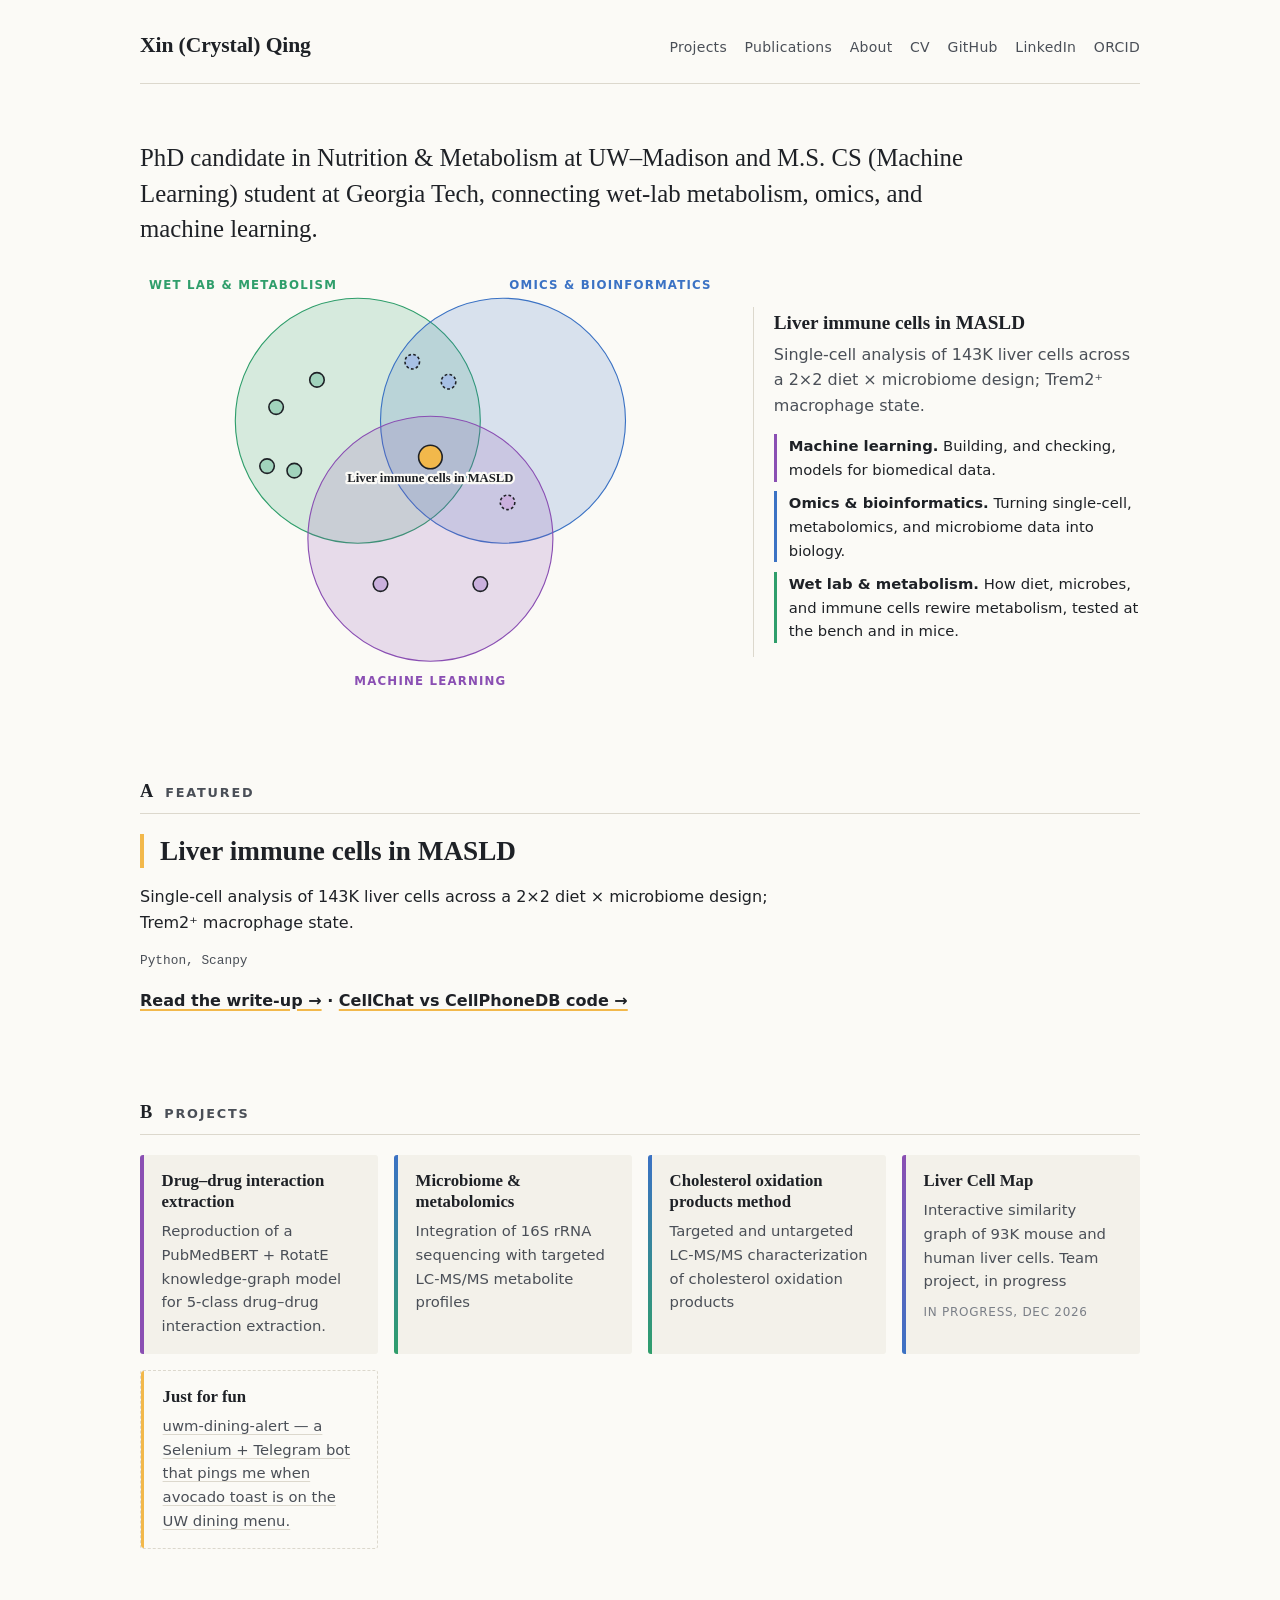
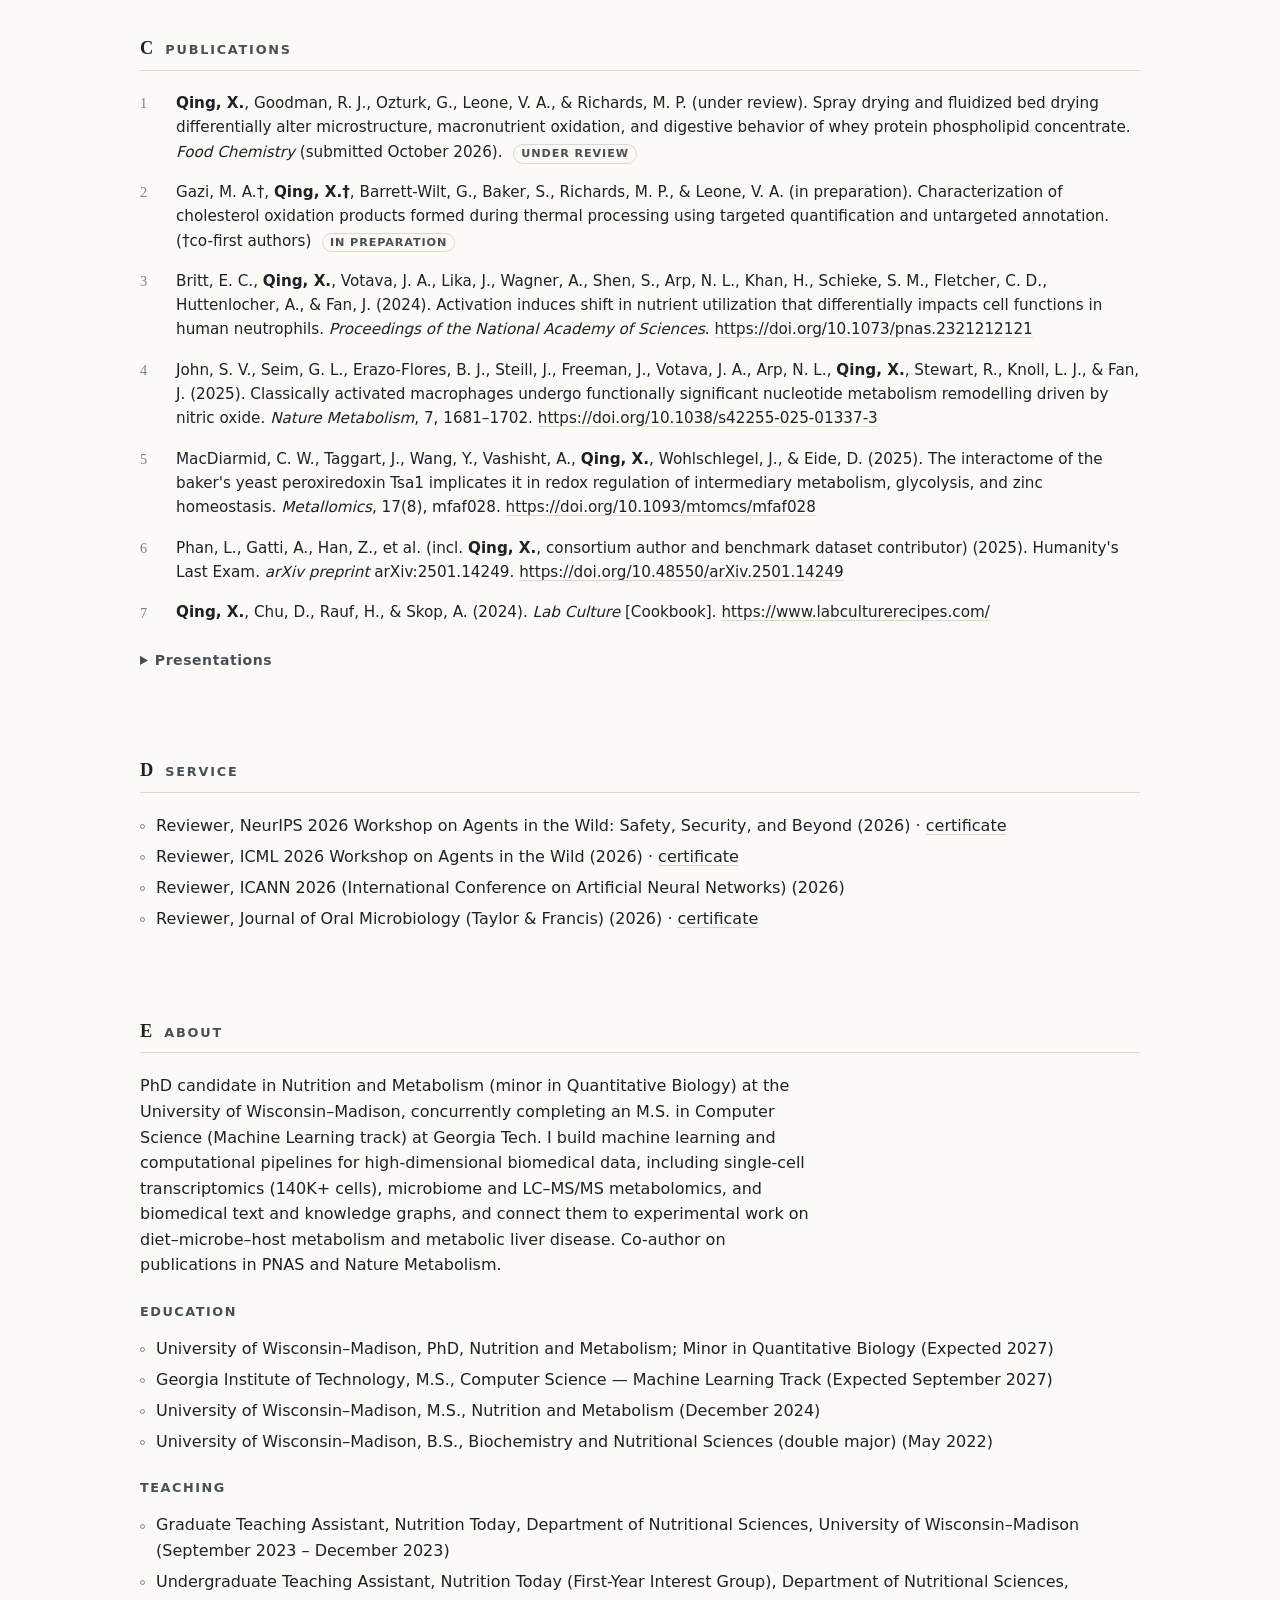
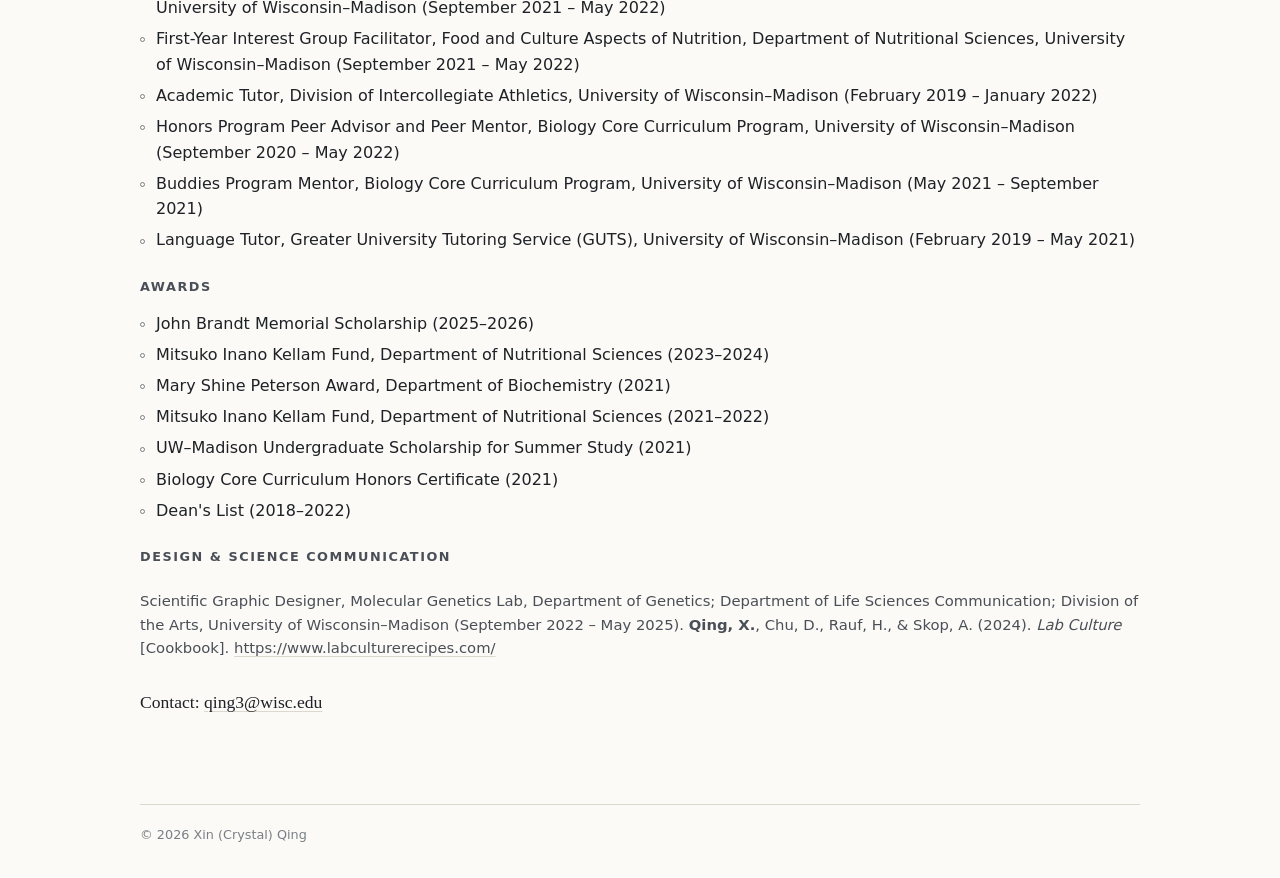
<file: index.html>
<!doctype html>
<html lang="en">
<head>
  <meta charset="utf-8">
  <meta name="viewport" content="width=device-width, initial-scale=1">
  <title>Xin (Crystal) Qing · Metabolism, omics &amp; machine learning</title>
  <meta name="description" content="PhD candidate in Nutrition &amp; Metabolism at UW–Madison and M.S. CS (Machine Learning) student at Georgia Tech, connecting wet-lab metabolism, omics, and machine learning.">
  <link rel="stylesheet" href="assets/style.css">
  <script src="assets/map.js" defer></script>
</head>
<body>
  <header class="site-header">
    <a class="name" href="index.html">Xin (Crystal) Qing</a>
    <nav>
      <a href="#projects">Projects</a>
      <a href="#publications">Publications</a>
      <a href="#about">About</a>
      <a href="Xin_Qing_CV.pdf">CV</a>
      <a href="https://github.com/xqing3">GitHub</a>
      <a href="https://www.linkedin.com/in/xin-crystal-qing-01a445180/">LinkedIn</a>
      <a href="https://orcid.org/0000-0002-3579-706X">ORCID</a>
    </nav>
  </header>
  <main>
<p class="intro">PhD candidate in Nutrition &amp; Metabolism at UW–Madison and M.S. CS (Machine Learning) student at Georgia Tech, connecting wet-lab metabolism, omics, and machine learning.</p>
<section id="map">
<svg role="group" aria-label="Map of projects and papers across wet lab and metabolism, omics and bioinformatics, and machine learning" viewBox="0 0 640 464" xmlns="http://www.w3.org/2000/svg">
<title>Map of projects and papers</title>
<circle class="area area-wet" data-area="wet" cx="240" cy="165" r="135" fill="#2f9e6b" fill-opacity="0.18" stroke="#2f9e6b"/>
<circle class="area area-omics" data-area="omics" cx="400" cy="165" r="135" fill="#3b72c4" fill-opacity="0.18" stroke="#3b72c4"/>
<circle class="area area-ml" data-area="ml" cx="320" cy="295" r="135" fill="#8a4fb3" fill-opacity="0.18" stroke="#8a4fb3"/>
<text class="area-name" data-area="wet" x="10" y="20" text-anchor="start">Wet lab &amp; metabolism</text>
<text class="area-name" data-area="omics" x="630" y="20" text-anchor="end">Omics &amp; bioinformatics</text>
<text class="area-name" data-area="ml" x="320" y="456" text-anchor="middle">Machine learning</text>
<a class="dot" href="projects/liver-masld.html" data-id="scrna_liver" data-name="Liver immune cells in MASLD" data-areas="ml omics wet" data-region="ml omics wet" data-summary="Single-cell analysis of 143K liver cells across a 2×2 diet × microbiome design; Trem2⁺ macrophage state." data-featured tabindex="0" aria-label="Liver immune cells in MASLD: Single-cell analysis of 143K liver cells across a 2×2 diet × microbiome design; Trem2⁺ macrophage state."><circle class="dot-hit" cx="320" cy="205" r="20" fill="transparent" pointer-events="all"/><circle cx="320" cy="205" r="13" fill="#f2b84b" stroke="#333" stroke-width="2"/><text class="dot-label" x="320" y="232" text-anchor="middle">Liver immune cells in MASLD</text></a>
<a class="dot" href="projects/ddi-kg.html" data-id="ddi_kg" data-name="Drug–drug interaction extraction" data-areas="ml" data-region="ml" data-summary="Reproduction of a PubMedBERT + RotatE knowledge-graph model for 5-class drug–drug interaction extraction." tabindex="0" aria-label="Drug–drug interaction extraction: Reproduction of a PubMedBERT + RotatE knowledge-graph model for 5-class drug–drug interaction extraction."><circle class="dot-hit" cx="375" cy="345" r="20" fill="transparent" pointer-events="all"/><circle cx="375" cy="345" r="8" fill="#ffffff" stroke="#333" stroke-width="2"/></a>
<a class="dot" href="#pub-cop_method" data-id="cop_method" data-name="Cholesterol oxidation products method" data-areas="omics wet" data-region="omics wet" data-summary="Targeted and untargeted LC-MS/MS characterization of cholesterol oxidation products (coming soon)" data-soon tabindex="0" aria-label="Cholesterol oxidation products method: Targeted and untargeted LC-MS/MS characterization of cholesterol oxidation products (coming soon)"><circle class="dot-hit" cx="300" cy="100" r="20" fill="transparent" pointer-events="all"/><circle cx="300" cy="100" r="8" fill="#ffffff" stroke="#333" stroke-width="2"/></a>
<a class="dot" href="#projects" data-id="microbiome_metab" data-name="Microbiome &amp; metabolomics" data-areas="omics wet" data-region="omics wet" data-summary="Integration of 16S rRNA sequencing with targeted LC-MS/MS metabolite profiles (coming soon)" data-soon tabindex="0" aria-label="Microbiome &amp; metabolomics: Integration of 16S rRNA sequencing with targeted LC-MS/MS metabolite profiles (coming soon)"><circle class="dot-hit" cx="340" cy="122" r="20" fill="transparent" pointer-events="all"/><circle cx="340" cy="122" r="8" fill="#ffffff" stroke="#333" stroke-width="2"/></a>
<a class="dot" href="https://github.com/xqing3/liver-cell-map" data-id="liver_cell_map" data-name="Liver Cell Map" data-areas="ml omics" data-region="ml omics" data-summary="Interactive similarity graph of 93K mouse and human liver cells. Team project, in progress (coming soon)" data-soon tabindex="0" aria-label="Liver Cell Map: Interactive similarity graph of 93K mouse and human liver cells. Team project, in progress (coming soon)"><circle class="dot-hit" cx="405" cy="255" r="20" fill="transparent" pointer-events="all"/><circle cx="405" cy="255" r="8" fill="#ffffff" stroke="#333" stroke-width="2"/></a>
<a class="dot" href="https://doi.org/10.48550/arXiv.2501.14249" data-id="hle2025" data-name="Humanity&#39;s Last Exam" data-areas="ml" data-region="ml" data-summary="Humanity&#39;s Last Exam benchmark, dataset contributor. arXiv 2025." tabindex="0" aria-label="Humanity&#39;s Last Exam: Humanity&#39;s Last Exam benchmark, dataset contributor. arXiv 2025."><circle class="dot-hit" cx="265" cy="345" r="20" fill="transparent" pointer-events="all"/><circle cx="265" cy="345" r="8" fill="#ffffff" stroke="#333" stroke-width="2"/></a>
<a class="dot" href="https://doi.org/10.1073/pnas.2321212121" data-id="pnas2024" data-name="Neutrophil nutrient utilization" data-areas="wet" data-region="wet" data-summary="Nutrient utilization shifts in activated human neutrophils. PNAS 2024." tabindex="0" aria-label="Neutrophil nutrient utilization: Nutrient utilization shifts in activated human neutrophils. PNAS 2024."><circle class="dot-hit" cx="150" cy="150" r="20" fill="transparent" pointer-events="all"/><circle cx="150" cy="150" r="8" fill="#ffffff" stroke="#333" stroke-width="2"/></a>
<a class="dot" href="https://doi.org/10.1038/s42255-025-01337-3" data-id="natmetab2025" data-name="Macrophage nitric oxide" data-areas="wet" data-region="wet" data-summary="Nitric oxide-driven nucleotide metabolism remodelling in macrophages. Nature Metabolism 2025." tabindex="0" aria-label="Macrophage nitric oxide: Nitric oxide-driven nucleotide metabolism remodelling in macrophages. Nature Metabolism 2025."><circle class="dot-hit" cx="170" cy="220" r="15.2" fill="transparent" pointer-events="all"/><circle cx="170" cy="220" r="8" fill="#ffffff" stroke="#333" stroke-width="2"/></a>
<a class="dot" href="https://doi.org/10.1093/mtomcs/mfaf028" data-id="metallomics2025" data-name="Yeast Tsa1 and zinc" data-areas="wet" data-region="wet" data-summary="Yeast peroxiredoxin Tsa1 interactome, redox and zinc homeostasis. Metallomics 2025." tabindex="0" aria-label="Yeast Tsa1 and zinc: Yeast peroxiredoxin Tsa1 interactome, redox and zinc homeostasis. Metallomics 2025."><circle class="dot-hit" cx="195" cy="120" r="20" fill="transparent" pointer-events="all"/><circle cx="195" cy="120" r="8" fill="#ffffff" stroke="#333" stroke-width="2"/></a>
<a class="dot" href="#pub-foodchem_wppc" data-id="foodchem_wppc" data-name="WPPC drying methods" data-areas="wet" data-region="wet" data-summary="Spray vs. fluidized bed drying of a dairy ingredient. Food Chemistry, under review." tabindex="0" aria-label="WPPC drying methods: Spray vs. fluidized bed drying of a dairy ingredient. Food Chemistry, under review."><circle class="dot-hit" cx="140" cy="215" r="15.2" fill="transparent" pointer-events="all"/><circle cx="140" cy="215" r="8" fill="#ffffff" stroke="#333" stroke-width="2"/></a>
</svg>
<aside id="map-panel" aria-live="polite">
<h3>Liver immune cells in MASLD</h3>
<p class="summary">Single-cell analysis of 143K liver cells across a 2×2 diet × microbiome design; Trem2⁺ macrophage state.</p>
<p class="thesis area-ml"><strong>Machine learning.</strong> Building, and checking, models for biomedical data.</p>
<p class="thesis area-omics"><strong>Omics &amp; bioinformatics.</strong> Turning single-cell, metabolomics, and microbiome data into biology.</p>
<p class="thesis area-wet"><strong>Wet lab &amp; metabolism.</strong> How diet, microbes, and immune cells rewire metabolism, tested at the bench and in mice.</p>
</aside>
<script type="application/json" id="map-data">{"areas":[{"id":"wet","name":"Wet lab & metabolism","thesis":"How diet, microbes, and immune cells rewire metabolism, tested at the bench and in mice."},{"id":"omics","name":"Omics & bioinformatics","thesis":"Turning single-cell, metabolomics, and microbiome data into biology."},{"id":"ml","name":"Machine learning","thesis":"Building, and checking, models for biomedical data."}]}</script>
</section>
<section id="featured">
<h2>Featured</h2>
<h3>Liver immune cells in MASLD</h3>
<p>Single-cell analysis of 143K liver cells across a 2×2 diet × microbiome design; Trem2⁺ macrophage state.</p>
<p class="tools">Python, Scanpy</p>
<p><a href="projects/liver-masld.html">Read the write-up →</a> · <a href="https://github.com/xqing3/CellChat_vs_CellPhoneDB_Using_Experimental_Single-Cell_Data" rel="noopener">CellChat vs CellPhoneDB code →</a></p>
</section>
<section id="projects">
<h2>Projects</h2>
<div class="cards">
<article class="card" style="--stripe:#8a4fb3">
<h3><a href="projects/ddi-kg.html">Drug–drug interaction extraction</a></h3>
<p>Reproduction of a PubMedBERT + RotatE knowledge-graph model for 5-class drug–drug interaction extraction.</p>
</article>
<article class="card" style="--stripe:linear-gradient(#3b72c4, #2f9e6b)">
<h3>Microbiome &amp; metabolomics</h3>
<p>Integration of 16S rRNA sequencing with targeted LC-MS/MS metabolite profiles</p>
</article>
<article class="card" style="--stripe:linear-gradient(#3b72c4, #2f9e6b)">
<h3><a href="#pub-cop_method">Cholesterol oxidation products method</a></h3>
<p>Targeted and untargeted LC-MS/MS characterization of cholesterol oxidation products</p>
</article>
<article class="card" style="--stripe:linear-gradient(#8a4fb3, #3b72c4)">
<h3><a href="https://github.com/xqing3/liver-cell-map">Liver Cell Map</a></h3>
<p>Interactive similarity graph of 93K mouse and human liver cells. Team project, in progress</p>
<p class="meta">In progress, Dec 2026</p>
</article>
<article class="card fun" style="--stripe:#f2b84b">
<h3>Just for fun</h3>
<p><a href="https://github.com/xqing3/uwm-dining-alert" rel="noopener">uwm-dining-alert — a Selenium + Telegram bot that pings me when avocado toast is on the UW dining menu.</a></p>
</article>
</div>
</section>
<section id="publications">
<h2>Publications</h2>
<ol class="pubs">
<li id="pub-foodchem_wppc"><strong>Qing, X.</strong>, Goodman, R. J., Ozturk, G., Leone, V. A., &amp; Richards, M. P. (under review). Spray drying and fluidized bed drying differentially alter microstructure, macronutrient oxidation, and digestive behavior of whey protein phospholipid concentrate. <em>Food Chemistry</em> (submitted October 2026). <span class="status">Under review</span></li>
<li id="pub-cop_method">Gazi, M. A.†, <strong>Qing, X.†</strong>, Barrett-Wilt, G., Baker, S., Richards, M. P., &amp; Leone, V. A. (in preparation). Characterization of cholesterol oxidation products formed during thermal processing using targeted quantification and untargeted annotation. (†co-first authors) <span class="status">In preparation</span></li>
<li id="pub-pnas2024">Britt, E. C., <strong>Qing, X.</strong>, Votava, J. A., Lika, J., Wagner, A., Shen, S., Arp, N. L., Khan, H., Schieke, S. M., Fletcher, C. D., Huttenlocher, A., &amp; Fan, J. (2024). Activation induces shift in nutrient utilization that differentially impacts cell functions in human neutrophils. <em>Proceedings of the National Academy of Sciences</em>. <a href="https://doi.org/10.1073/pnas.2321212121" rel="noopener">https://doi.org/10.1073/pnas.2321212121</a></li>
<li id="pub-natmetab2025">John, S. V., Seim, G. L., Erazo-Flores, B. J., Steill, J., Freeman, J., Votava, J. A., Arp, N. L., <strong>Qing, X.</strong>, Stewart, R., Knoll, L. J., &amp; Fan, J. (2025). Classically activated macrophages undergo functionally significant nucleotide metabolism remodelling driven by nitric oxide. <em>Nature Metabolism</em>, 7, 1681–1702. <a href="https://doi.org/10.1038/s42255-025-01337-3" rel="noopener">https://doi.org/10.1038/s42255-025-01337-3</a></li>
<li id="pub-metallomics2025">MacDiarmid, C. W., Taggart, J., Wang, Y., Vashisht, A., <strong>Qing, X.</strong>, Wohlschlegel, J., &amp; Eide, D. (2025). The interactome of the baker&#39;s yeast peroxiredoxin Tsa1 implicates it in redox regulation of intermediary metabolism, glycolysis, and zinc homeostasis. <em>Metallomics</em>, 17(8), mfaf028. <a href="https://doi.org/10.1093/mtomcs/mfaf028" rel="noopener">https://doi.org/10.1093/mtomcs/mfaf028</a></li>
<li id="pub-hle2025">Phan, L., Gatti, A., Han, Z., et al. (incl. <strong>Qing, X.</strong>, consortium author and benchmark dataset contributor) (2025). Humanity&#39;s Last Exam. <em>arXiv preprint</em> arXiv:2501.14249. <a href="https://doi.org/10.48550/arXiv.2501.14249" rel="noopener">https://doi.org/10.48550/arXiv.2501.14249</a></li>
<li id="pub-labculture"><strong>Qing, X.</strong>, Chu, D., Rauf, H., &amp; Skop, A. (2024). <em>Lab Culture</em> [Cookbook]. <a href="https://www.labculturerecipes.com/" rel="noopener">https://www.labculturerecipes.com/</a></li>
</ol>
<details>
<summary>Presentations</summary>
<ul>
<li>Kaur, M., Chrisler, E., Gazi, M. A., Hermanson, J. B., <strong>Qing, X.</strong>, Prendergast, B. J., … (2026). Early-life microbial colonization shapes host circadian feeding rhythms and metabolic outcomes in mice [Abstract 349]. <em>Gastroenterology</em>, 170(6), S-1998–S-1999.</li>
<li><strong>Qing, X.</strong>, Richards, M., &amp; Leone, V. Effects of spray and fluid bed drying on macronutrient stability, digestibility, and choline bioavailability of whey protein phospholipid concentrate. 2025 Dairy Innovation Hub Summit, University of Wisconsin–River Falls.</li>
<li><strong>Qing, X.</strong>, Richards, M., &amp; Leone, V. Bile acids and other gut microbial metabolites as links between diet and microbe-driven metabolic dysfunction-associated steatotic liver disease. 2025 Nutritional Sciences Recruitment Symposium, University of Wisconsin–Madison.</li>
<li><strong>Qing, X.</strong>, &amp; Fan, J. Neutrophil metabolic reprogramming and functional change in hyperglycemia. 2024 Diabetes Research Day, University of Wisconsin–Madison.</li>
<li><strong>Qing, X.</strong>, &amp; Fan, J. Activation induces shift in nutrient utilization that differentially impacts cell functions in human neutrophils. 2024 Nutritional Sciences Recruitment Symposium, University of Wisconsin–Madison.</li>
<li><strong>Qing, X.</strong>, John, S., &amp; Fan, J. Macrophages undergo functionally significant reprogramming of nucleotide metabolism upon classical activation. 2023 Nutritional Sciences Recruitment Symposium, University of Wisconsin–Madison.</li>
<li><strong>Qing, X.</strong>, MacDiarmid, C., &amp; Eide, D. Effect of zinc deficiency on intracellular hydrogen peroxide level in Saccharomyces cerevisiae. 2022 CALS Undergraduate Research Symposium, University of Wisconsin–Madison.</li>
</ul>
</details>
</section>
<section id="service">
<h2>Service</h2>
<ul>
<li>Reviewer, NeurIPS 2026 Workshop on Agents in the Wild: Safety, Security, and Beyond (2026) · <a href="https://drive.google.com/file/d/1EOKGriYpQpbT9cOPZnV5G4a_73jDKWSr/view" rel="noopener">certificate</a></li>
<li>Reviewer, ICML 2026 Workshop on Agents in the Wild (2026) · <a href="https://drive.google.com/file/d/1eUbLkFicms78NOlIJ5rNCmeCwPbprCqQ/view" rel="noopener">certificate</a></li>
<li>Reviewer, ICANN 2026 (International Conference on Artificial Neural Networks) (2026)</li>
<li>Reviewer, Journal of Oral Microbiology (Taylor &amp; Francis) (2026) · <a href="https://drive.google.com/file/d/1zHiz6So4AbaQh3BJnzHt6mrQHut8rmo_/view" rel="noopener">certificate</a></li>
</ul>
</section>
<section id="about">
<h2>About</h2>
<p>PhD candidate in Nutrition and Metabolism (minor in Quantitative Biology) at the University of Wisconsin–Madison, concurrently completing an M.S. in Computer Science (Machine Learning track) at Georgia Tech. I build machine learning and computational pipelines for high-dimensional biomedical data, including single-cell transcriptomics (140K+ cells), microbiome and LC–MS/MS metabolomics, and biomedical text and knowledge graphs, and connect them to experimental work on diet–microbe–host metabolism and metabolic liver disease. Co-author on publications in PNAS and Nature Metabolism.</p>
<h3>Education</h3>
<ul>
<li>University of Wisconsin–Madison, PhD, Nutrition and Metabolism; Minor in Quantitative Biology (Expected 2027)</li>
<li>Georgia Institute of Technology, M.S., Computer Science — Machine Learning Track (Expected September 2027)</li>
<li>University of Wisconsin–Madison, M.S., Nutrition and Metabolism (December 2024)</li>
<li>University of Wisconsin–Madison, B.S., Biochemistry and Nutritional Sciences (double major) (May 2022)</li>
</ul>
<h3>Teaching</h3>
<ul>
<li>Graduate Teaching Assistant, Nutrition Today, Department of Nutritional Sciences, University of Wisconsin–Madison (September 2023 – December 2023)</li>
<li>Undergraduate Teaching Assistant, Nutrition Today (First-Year Interest Group), Department of Nutritional Sciences, University of Wisconsin–Madison (September 2021 – May 2022)</li>
<li>First-Year Interest Group Facilitator, Food and Culture Aspects of Nutrition, Department of Nutritional Sciences, University of Wisconsin–Madison (September 2021 – May 2022)</li>
<li>Academic Tutor, Division of Intercollegiate Athletics, University of Wisconsin–Madison (February 2019 – January 2022)</li>
<li>Honors Program Peer Advisor and Peer Mentor, Biology Core Curriculum Program, University of Wisconsin–Madison (September 2020 – May 2022)</li>
<li>Buddies Program Mentor, Biology Core Curriculum Program, University of Wisconsin–Madison (May 2021 – September 2021)</li>
<li>Language Tutor, Greater University Tutoring Service (GUTS), University of Wisconsin–Madison (February 2019 – May 2021)</li>
</ul>
<h3>Awards</h3>
<ul>
<li>John Brandt Memorial Scholarship (2025–2026)</li>
<li>Mitsuko Inano Kellam Fund, Department of Nutritional Sciences (2023–2024)</li>
<li>Mary Shine Peterson Award, Department of Biochemistry (2021)</li>
<li>Mitsuko Inano Kellam Fund, Department of Nutritional Sciences (2021–2022)</li>
<li>UW–Madison Undergraduate Scholarship for Summer Study (2021)</li>
<li>Biology Core Curriculum Honors Certificate (2021)</li>
<li>Dean&#39;s List (2018–2022)</li>
</ul>
<h3>Design &amp; science communication</h3>
<p class="cookbook">Scientific Graphic Designer, Molecular Genetics Lab, Department of Genetics; Department of Life Sciences Communication; Division of the Arts, University of Wisconsin–Madison (September 2022 – May 2025). <strong>Qing, X.</strong>, Chu, D., Rauf, H., &amp; Skop, A. (2024). <em>Lab Culture</em> [Cookbook]. <a href="https://www.labculturerecipes.com/" rel="noopener">https://www.labculturerecipes.com/</a></p>
<p class="contact">Contact: <a href="mailto:qing3@wisc.edu">qing3@wisc.edu</a></p>
</section>
  </main>
  <footer>© 2026 Xin (Crystal) Qing</footer>
</body>
</html>
</file>
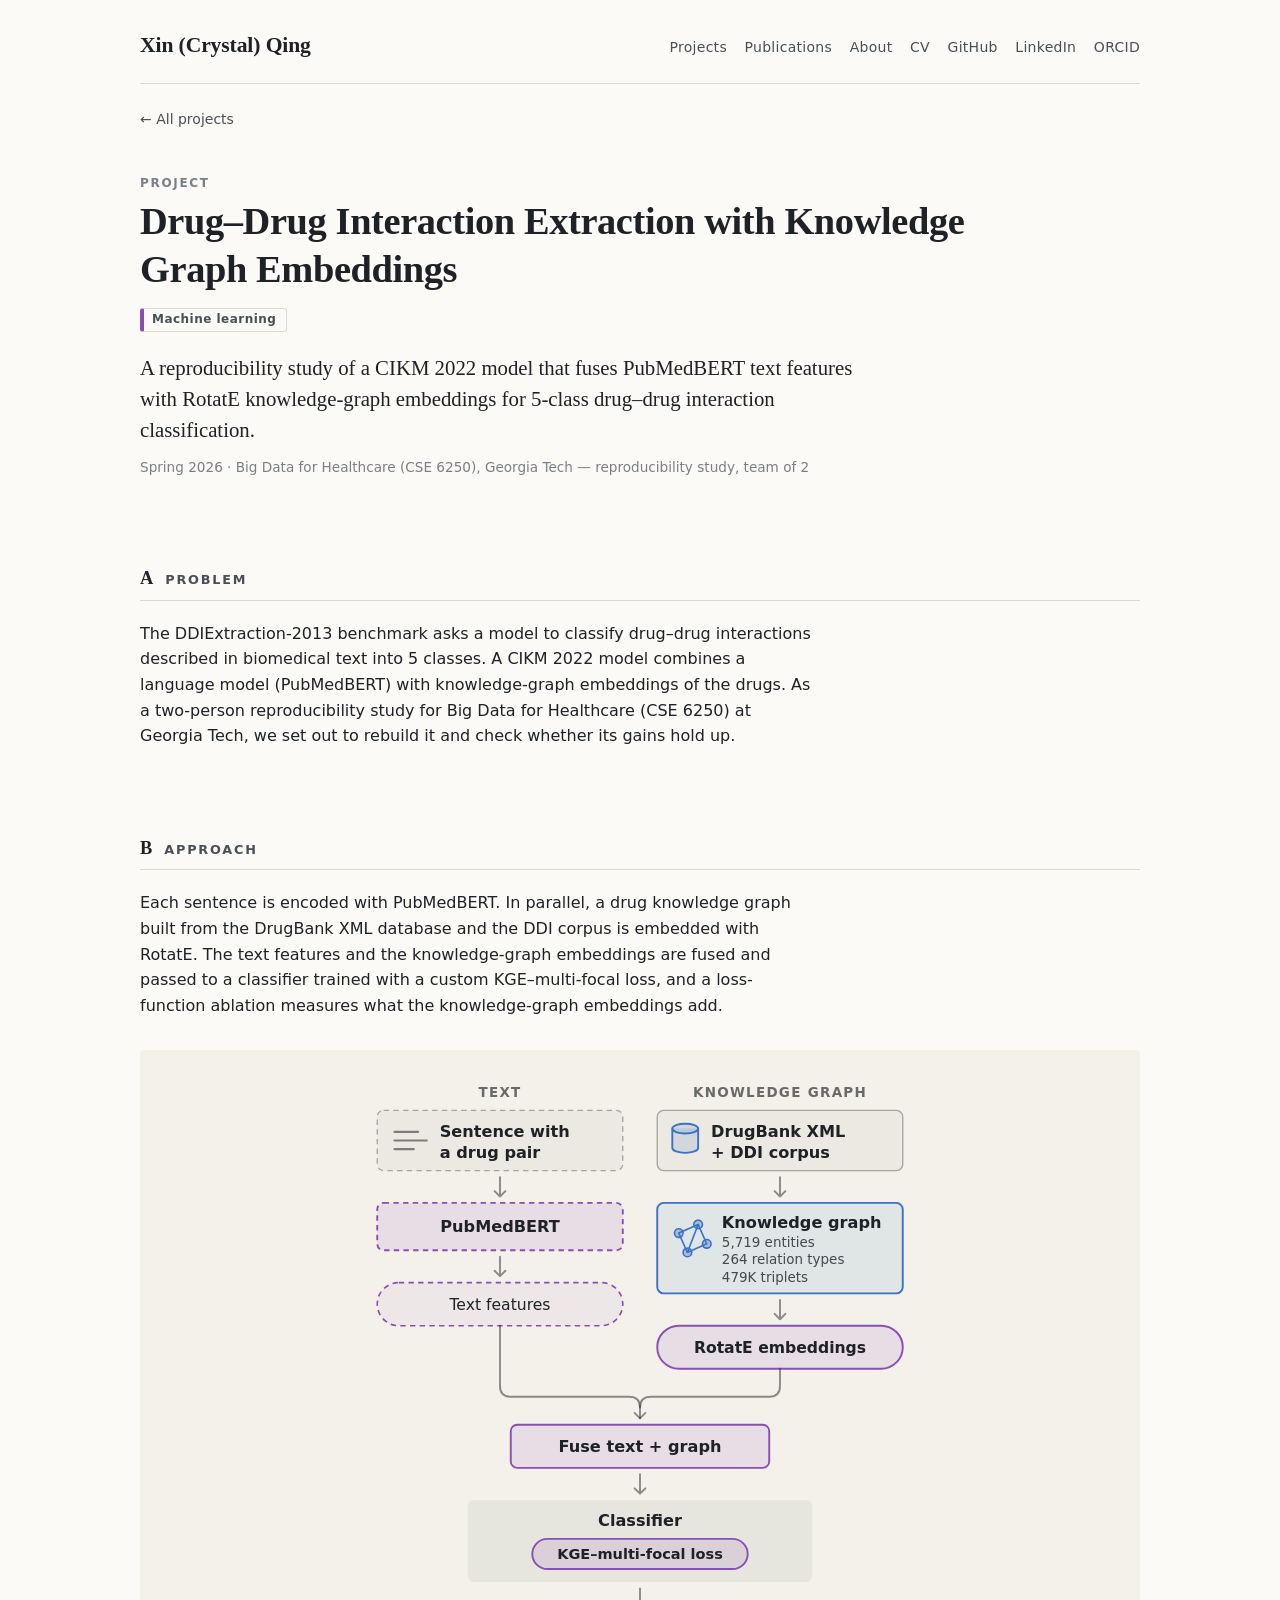
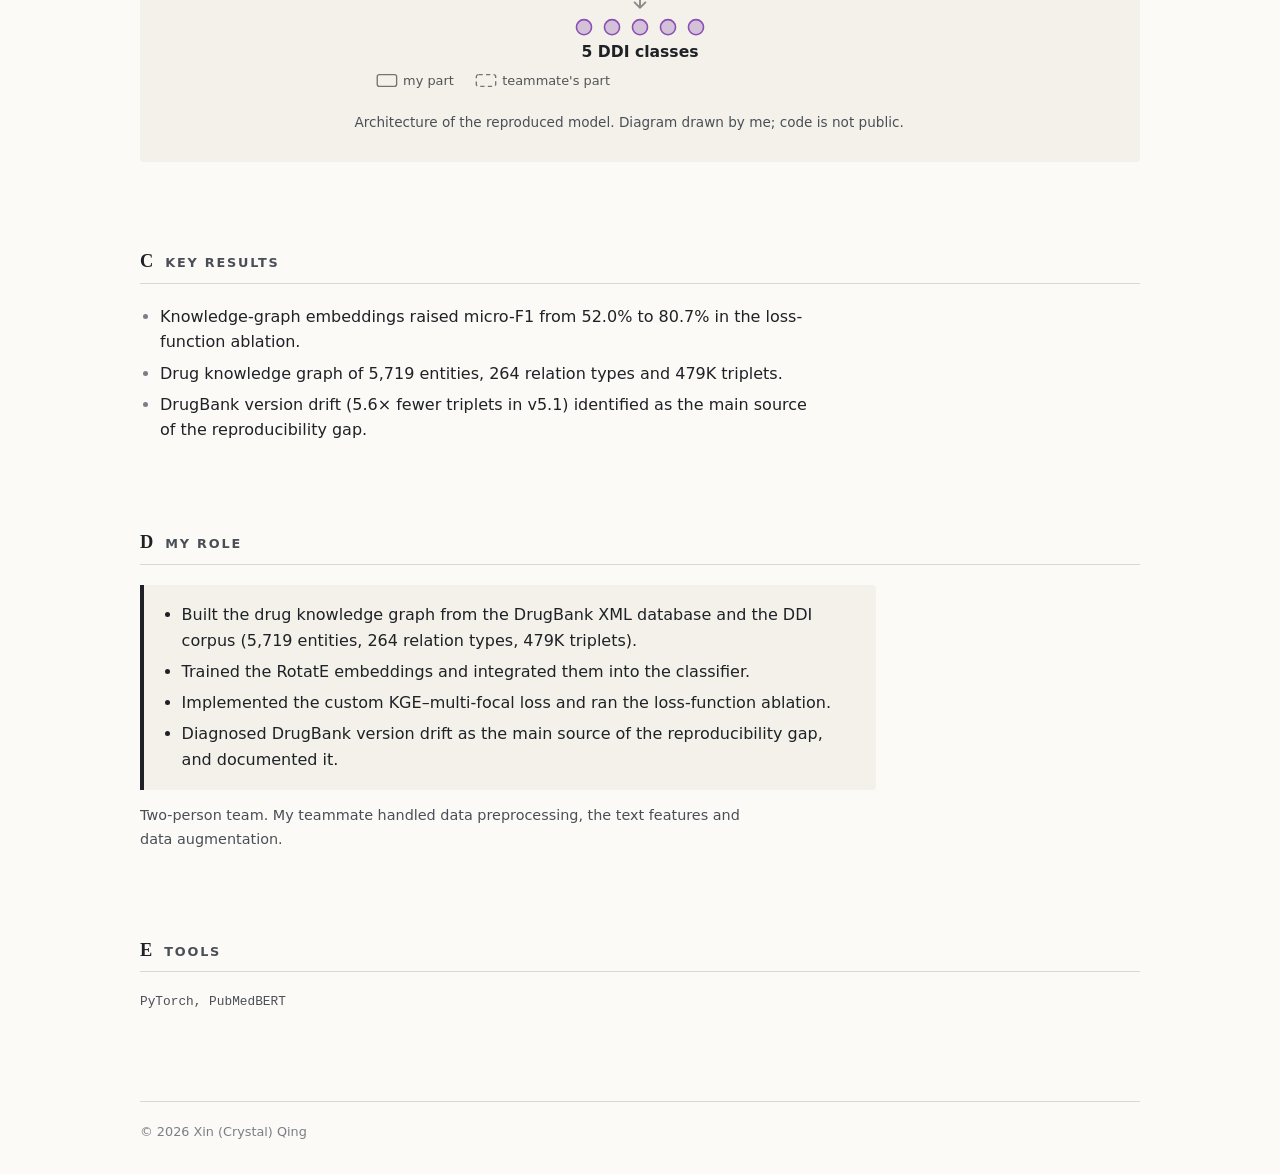
<file: projects/ddi-kg.html>
<!doctype html>
<html lang="en">
<head>
  <meta charset="utf-8">
  <meta name="viewport" content="width=device-width, initial-scale=1">
  <title>Drug–Drug Interaction Extraction with Knowledge Graph Embeddings · Xin (Crystal) Qing</title>
  <meta name="description" content="A reproducibility study of a CIKM 2022 model that fuses PubMedBERT text features with RotatE knowledge-graph embeddings for 5-class drug–drug interaction classification.">
  <link rel="stylesheet" href="../assets/style.css">
</head>
<body>
  <header class="site-header">
    <a class="name" href="../index.html">Xin (Crystal) Qing</a>
    <nav>
      <a href="../index.html#projects">Projects</a>
      <a href="../index.html#publications">Publications</a>
      <a href="../index.html#about">About</a>
      <a href="../Xin_Qing_CV.pdf">CV</a>
      <a href="https://github.com/xqing3">GitHub</a>
      <a href="https://www.linkedin.com/in/xin-crystal-qing-01a445180/">LinkedIn</a>
      <a href="https://orcid.org/0000-0002-3579-706X">ORCID</a>
    </nav>
  </header>
  <main>
<p class="back"><a href="../index.html#projects">← All projects</a></p>
<header class="project-head">
<p class="eyebrow">Project</p>
<h1>Drug–Drug Interaction Extraction with Knowledge Graph Embeddings</h1>
<ul class="tags"><li class="tag" style="--tag:#8a4fb3">Machine learning</li></ul>
<p class="lede">A reproducibility study of a CIKM 2022 model that fuses PubMedBERT text features with RotatE knowledge-graph embeddings for 5-class drug–drug interaction classification.</p>
<p class="meta">Spring 2026 · Big Data for Healthcare (CSE 6250), Georgia Tech — reproducibility study, team of 2</p>
</header>
<section id="problem">
<h2>Problem</h2>
<p>The DDIExtraction-2013 benchmark asks a model to classify drug–drug interactions described in biomedical text into 5 classes. A CIKM 2022 model combines a language model (PubMedBERT) with knowledge-graph embeddings of the drugs. As a two-person reproducibility study for Big Data for Healthcare (CSE 6250) at Georgia Tech, we set out to rebuild it and check whether its gains hold up.</p>
</section>
<section id="approach">
<h2>Approach</h2>
<p>Each sentence is encoded with PubMedBERT. In parallel, a drug knowledge graph built from the DrugBank XML database and the DDI corpus is embedded with RotatE. The text features and the knowledge-graph embeddings are fused and passed to a classifier trained with a custom KGE–multi-focal loss, and a loss-function ablation measures what the knowledge-graph embeddings add.</p>
<figure class="diagram" data-diagram="ddi-kg-architecture">
<svg xmlns="http://www.w3.org/2000/svg" viewBox="0 0 520 574" role="img" aria-labelledby="dddi-title dddi-desc" font-family="system-ui, -apple-system, 'Segoe UI', Roboto, sans-serif" fill="currentColor">
  <title id="dddi-title">DDI extraction model architecture</title>
  <desc id="dddi-desc">A sentence is encoded by PubMedBERT into text features. DrugBank and the DDI corpus form a knowledge graph of 5,719 entities, 264 relation types and 479K triplets, embedded with RotatE. Text features and graph embeddings are fused and a classifier predicts one of 5 DDI classes; my KGE–multi-focal loss is used to train it. Solid outlines mark my parts; dashed outlines mark my teammate's; the classifier itself is unmarked.</desc>

  <defs>
    <path id="dddi-down" d="M0 0 V18 M-5 13 L0 18 L5 13" fill="none" stroke="currentColor" stroke-opacity="0.5" stroke-width="1.75" stroke-linecap="round" stroke-linejoin="round"/>
  </defs>

  <!-- Lane labels -->
  <g font-size="12.5" font-weight="600" letter-spacing="1.2" fill-opacity="0.65" text-anchor="middle">
    <text x="130" y="18">TEXT</text>
    <text x="390" y="18">KNOWLEDGE GRAPH</text>
  </g>

  <!-- Text lane (teammate's text features: dashed) -->
  <rect x="16" y="30" width="228" height="56" rx="6" fill="currentColor" fill-opacity="0.04" stroke="currentColor" stroke-opacity="0.35" stroke-width="1.25" stroke-dasharray="5 4"/>
  <g fill="none" stroke="currentColor" stroke-opacity="0.55" stroke-width="2" stroke-linecap="round">
    <path d="M32 50 h22 M32 58 h30 M32 66 h18"/>
  </g>
  <text x="74" y="55" font-size="15" font-weight="600">Sentence with</text>
  <text x="74" y="74" font-size="15" font-weight="600">a drug pair</text>
  <use href="#dddi-down" x="130" y="92"/>
  <rect x="16" y="116" width="228" height="44" rx="6" fill="#8a4fb3" fill-opacity="0.12" stroke="#8a4fb3" stroke-width="1.75" stroke-dasharray="5 4"/>
  <text x="130" y="143" font-size="15" font-weight="600" text-anchor="middle">PubMedBERT</text>
  <use href="#dddi-down" x="130" y="166"/>
  <rect x="16" y="190" width="228" height="40" rx="20" fill="#8a4fb3" fill-opacity="0.06" stroke="#8a4fb3" stroke-width="1.5" stroke-dasharray="5 4"/>
  <text x="130" y="215" font-size="14.5" text-anchor="middle">Text features</text>

  <!-- KG lane (mine: solid) -->
  <rect x="276" y="30" width="228" height="56" rx="6" fill="currentColor" fill-opacity="0.04" stroke="currentColor" stroke-opacity="0.35" stroke-width="1.25"/>
  <g fill="#3b72c4" fill-opacity="0.15" stroke="#3b72c4" stroke-width="1.75">
    <ellipse cx="302" cy="47" rx="12" ry="4.5"/>
    <path d="M290 47 v18 a12 4.5 0 0 0 24 0 v-18"/>
  </g>
  <text x="326" y="55" font-size="15" font-weight="600">DrugBank XML</text>
  <text x="326" y="74" font-size="15" font-weight="600">+ DDI corpus</text>
  <use href="#dddi-down" x="390" y="92"/>
  <rect x="276" y="116" width="228" height="84" rx="6" fill="#3b72c4" fill-opacity="0.1" stroke="#3b72c4" stroke-width="1.75"/>
  <g stroke="#3b72c4" stroke-width="1.5" stroke-linecap="round">
    <path d="M296 144 L314 136 M296 144 L304 162 M314 136 L322 154 M304 162 L322 154 M314 136 L304 162" fill="none"/>
    <g fill="#3b72c4" fill-opacity="0.35">
      <circle cx="296" cy="144" r="4"/>
      <circle cx="314" cy="136" r="4"/>
      <circle cx="304" cy="162" r="4"/>
      <circle cx="322" cy="154" r="4"/>
    </g>
  </g>
  <text x="336" y="139" font-size="15" font-weight="600">Knowledge graph</text>
  <text x="336" y="157" font-size="12.5" fill-opacity="0.8">5,719 entities</text>
  <text x="336" y="173" font-size="12.5" fill-opacity="0.8">264 relation types</text>
  <text x="336" y="189" font-size="12.5" fill-opacity="0.8">479K triplets</text>
  <use href="#dddi-down" x="390" y="206"/>
  <rect x="276" y="230" width="228" height="40" rx="20" fill="#8a4fb3" fill-opacity="0.12" stroke="#8a4fb3" stroke-width="1.75"/>
  <text x="390" y="255" font-size="14.5" font-weight="600" text-anchor="middle">RotatE embeddings</text>

  <!-- Merge -->
  <g fill="none" stroke="currentColor" stroke-opacity="0.5" stroke-width="1.75" stroke-linecap="round" stroke-linejoin="round">
    <path d="M130 230 V286 Q130 296 140 296 H250 Q260 296 260 306 V316"/>
    <path d="M390 270 V286 Q390 296 380 296 H270 Q260 296 260 306"/>
    <path d="M255 311 L260 316 L265 311"/>
  </g>
  <rect x="140" y="322" width="240" height="40" rx="6" fill="#8a4fb3" fill-opacity="0.12" stroke="#8a4fb3" stroke-width="1.75"/>
  <text x="260" y="347" font-size="15" font-weight="600" text-anchor="middle">Fuse text + graph</text>
  <use href="#dddi-down" x="260" y="368"/>

  <!-- Classifier: unmarked (neither legend state); only its loss is mine -->
  <rect x="100" y="392" width="320" height="76" rx="6" fill="currentColor" fill-opacity="0.06"/>
  <text x="260" y="416" font-size="15" font-weight="600" text-anchor="middle">Classifier</text>
  <rect x="160" y="428" width="200" height="28" rx="14" fill="#8a4fb3" fill-opacity="0.14" stroke="#8a4fb3" stroke-width="1.75"/>
  <text x="260" y="447" font-size="13.5" font-weight="600" text-anchor="middle">KGE–multi-focal loss</text>
  <use href="#dddi-down" x="260" y="474"/>

  <!-- Output: 5 classes -->
  <g fill="#8a4fb3" fill-opacity="0.3" stroke="#8a4fb3" stroke-width="1.5">
    <circle cx="208" cy="510" r="7"/>
    <circle cx="234" cy="510" r="7"/>
    <circle cx="260" cy="510" r="7"/>
    <circle cx="286" cy="510" r="7"/>
    <circle cx="312" cy="510" r="7"/>
  </g>
  <text x="260" y="538" font-size="14.5" font-weight="600" text-anchor="middle">5 DDI classes</text>

  <!-- Legend -->
  <g font-size="12" fill-opacity="0.75">
    <rect x="16" y="554" width="18" height="11" rx="2" fill="none" stroke="currentColor" stroke-opacity="0.6" stroke-width="1.25"/>
    <text x="40" y="564">my part</text>
    <rect x="108" y="554" width="18" height="11" rx="2" fill="none" stroke="currentColor" stroke-opacity="0.6" stroke-width="1.25" stroke-dasharray="4 3"/>
    <text x="132" y="564">teammate's part</text>
  </g>
</svg>
<figcaption>Architecture of the reproduced model. Diagram drawn by me; code is not public.</figcaption>
</figure>
</section>
<section id="results">
<h2>Key results</h2>
<ul>
<li>Knowledge-graph embeddings raised micro-F1 from 52.0% to 80.7% in the loss-function ablation.</li>
<li>Drug knowledge graph of 5,719 entities, 264 relation types and 479K triplets.</li>
<li>DrugBank version drift (5.6× fewer triplets in v5.1) identified as the main source of the reproducibility gap.</li>
</ul>
</section>
<section id="my-role">
<h2>My role</h2>
<div class="role">
<ul>
<li>Built the drug knowledge graph from the DrugBank XML database and the DDI corpus (5,719 entities, 264 relation types, 479K triplets).</li>
<li>Trained the RotatE embeddings and integrated them into the classifier.</li>
<li>Implemented the custom KGE–multi-focal loss and ran the loss-function ablation.</li>
<li>Diagnosed DrugBank version drift as the main source of the reproducibility gap, and documented it.</li>
</ul>
</div>
<p class="team">Two-person team. My teammate handled data preprocessing, the text features and data augmentation.</p>
</section>
<section id="tools">
<h2>Tools</h2>
<p class="tools">PyTorch, PubMedBERT</p>
</section>
  </main>
  <footer>© 2026 Xin (Crystal) Qing</footer>
</body>
</html>
</file>
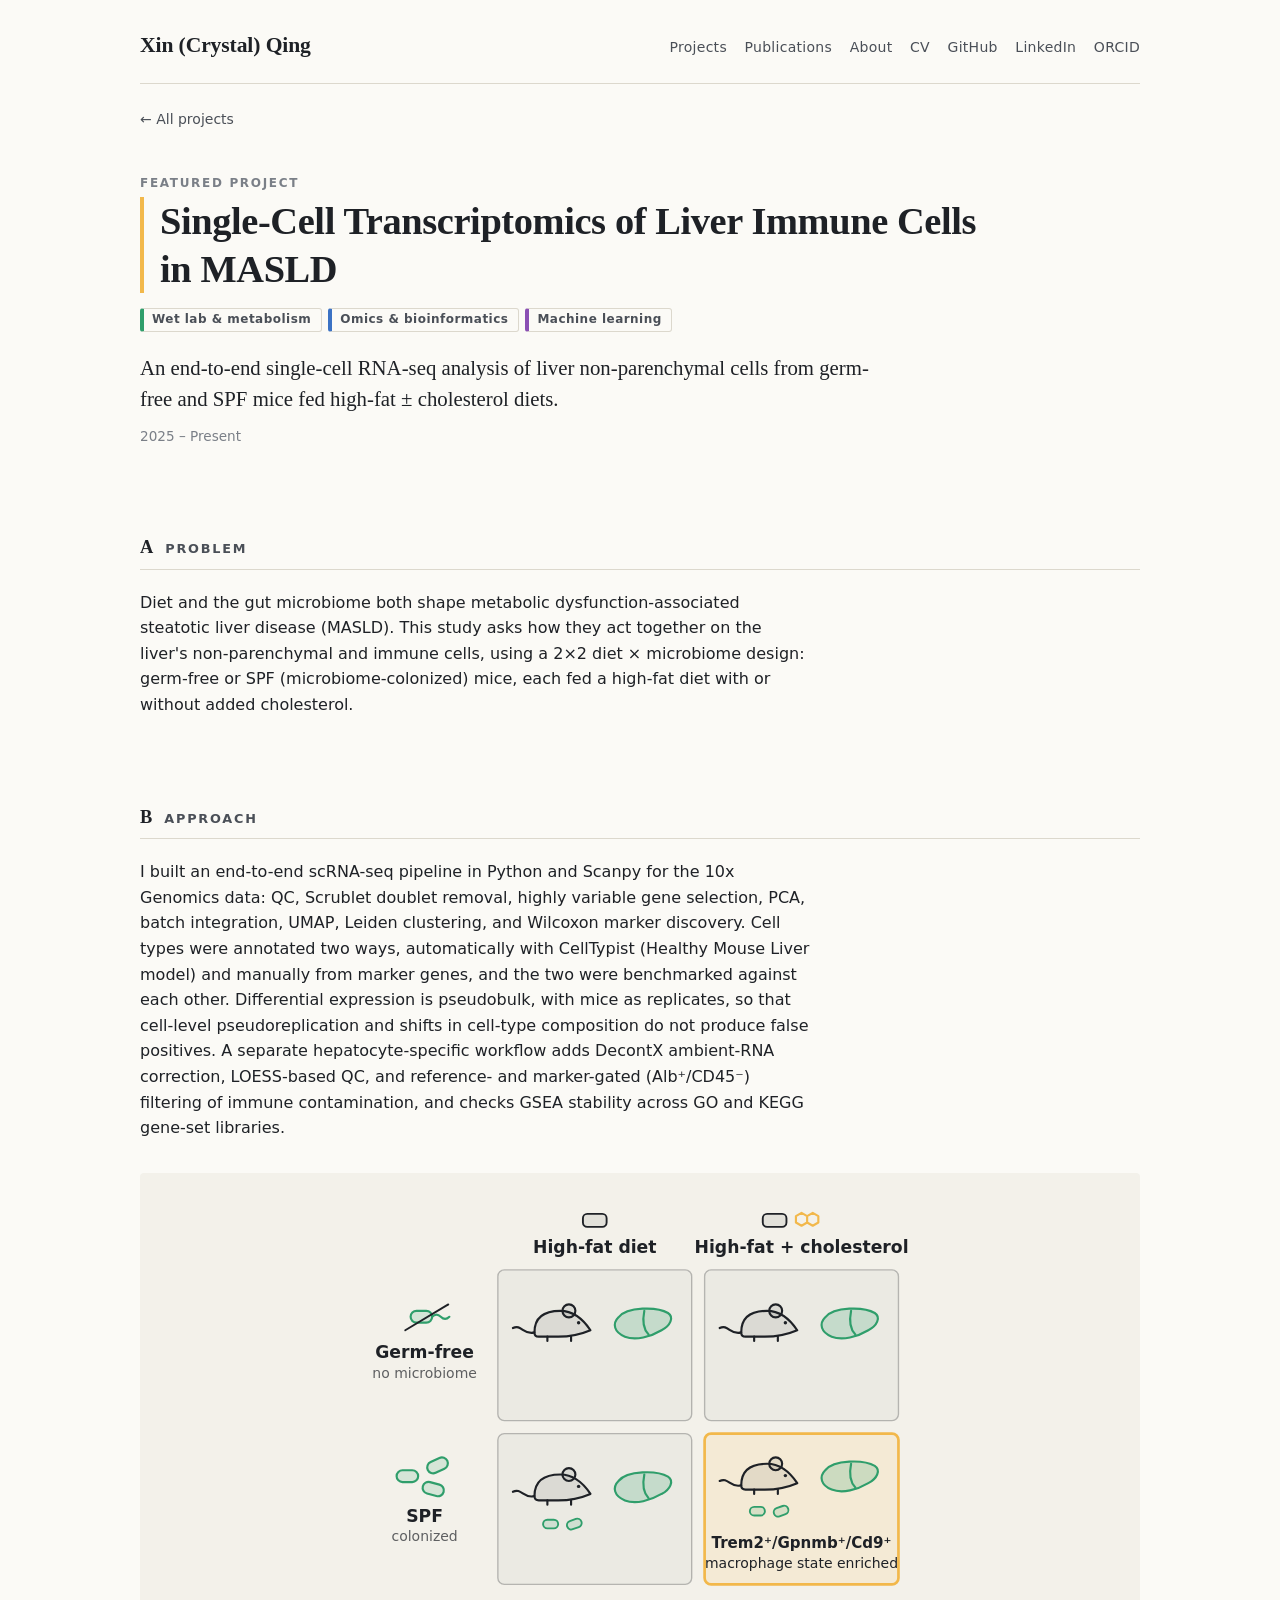
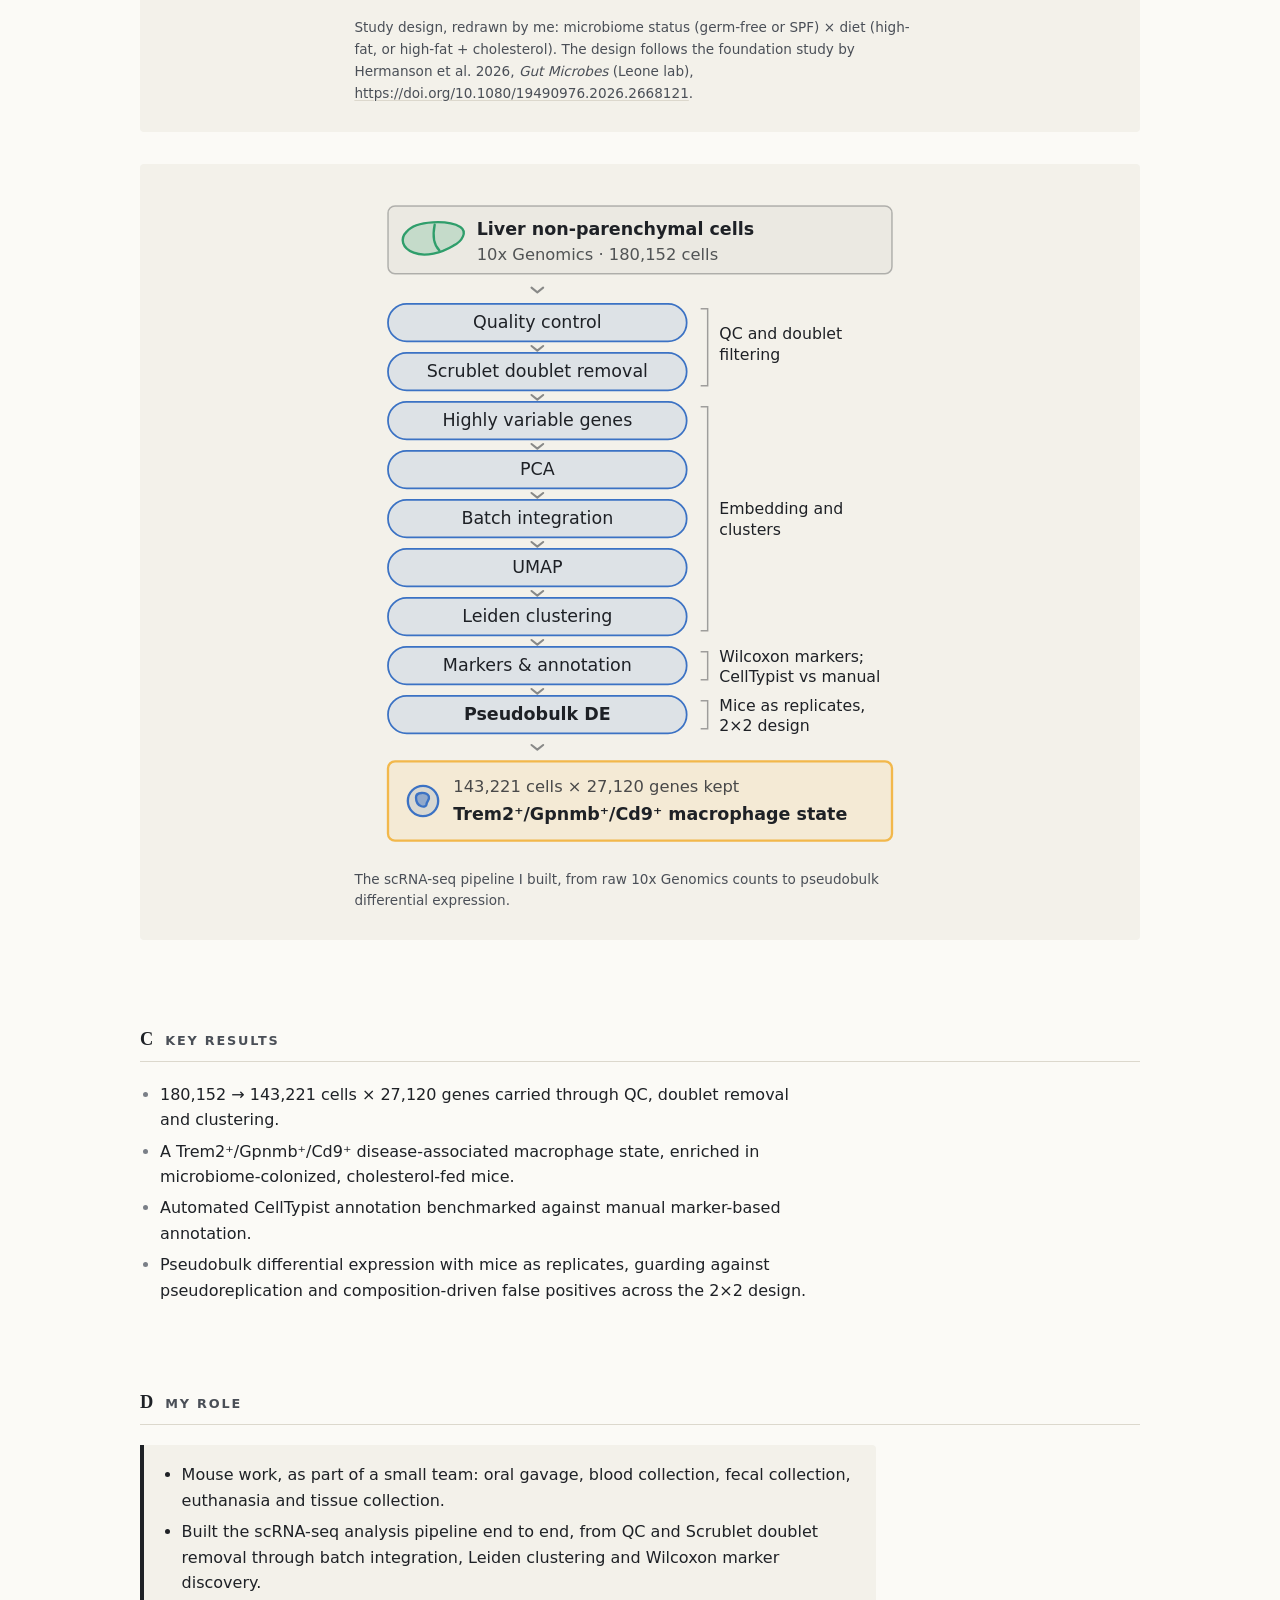
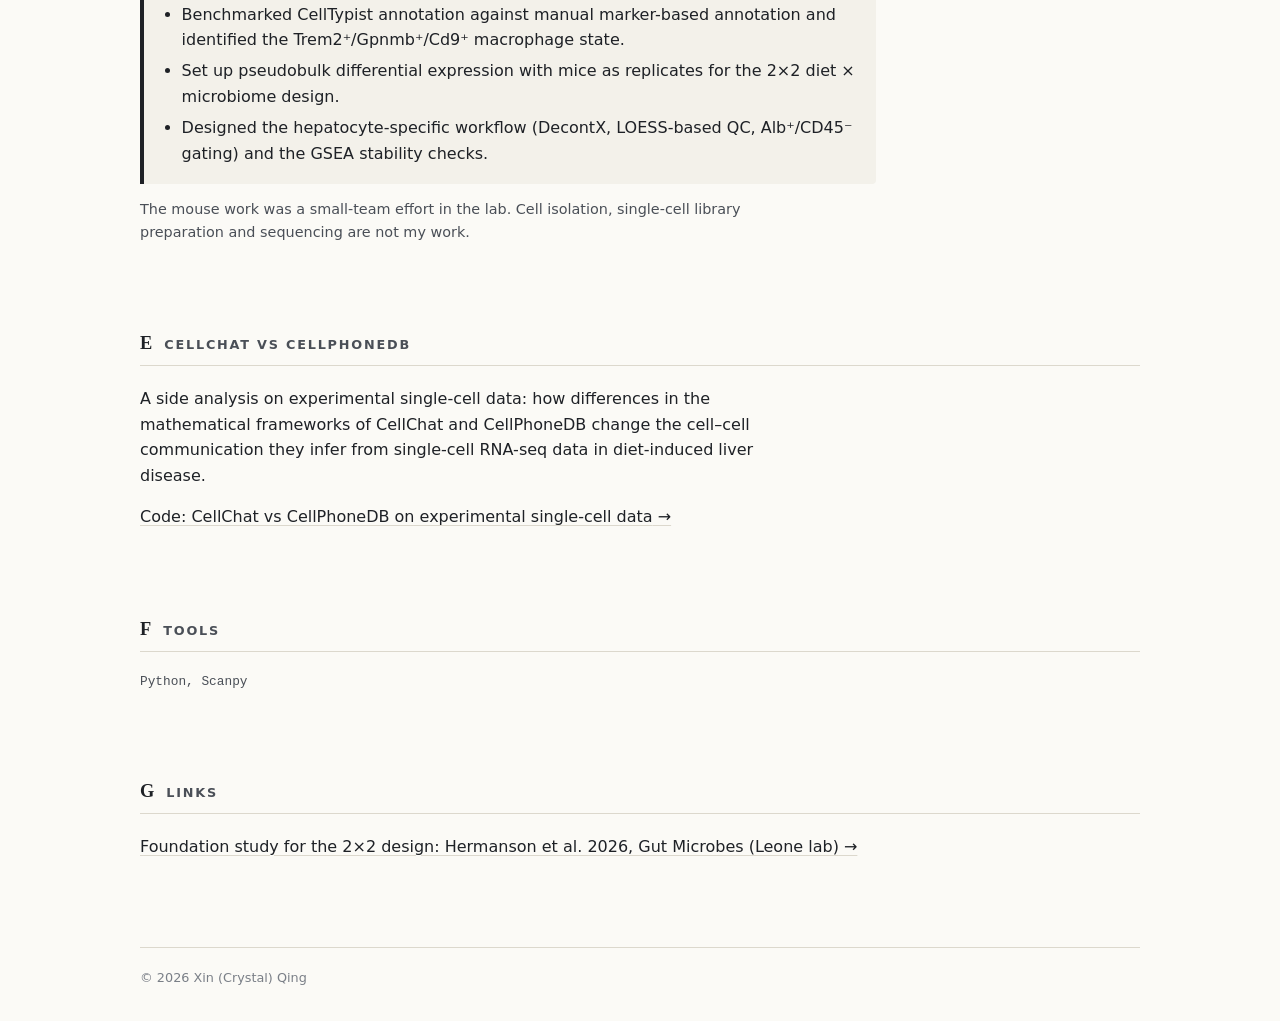
<file: projects/liver-masld.html>
<!doctype html>
<html lang="en">
<head>
  <meta charset="utf-8">
  <meta name="viewport" content="width=device-width, initial-scale=1">
  <title>Single-Cell Transcriptomics of Liver Immune Cells in MASLD · Xin (Crystal) Qing</title>
  <meta name="description" content="An end-to-end single-cell RNA-seq analysis of liver non-parenchymal cells from germ-free and SPF mice fed high-fat ± cholesterol diets.">
  <link rel="stylesheet" href="../assets/style.css">
</head>
<body>
  <header class="site-header">
    <a class="name" href="../index.html">Xin (Crystal) Qing</a>
    <nav>
      <a href="../index.html#projects">Projects</a>
      <a href="../index.html#publications">Publications</a>
      <a href="../index.html#about">About</a>
      <a href="../Xin_Qing_CV.pdf">CV</a>
      <a href="https://github.com/xqing3">GitHub</a>
      <a href="https://www.linkedin.com/in/xin-crystal-qing-01a445180/">LinkedIn</a>
      <a href="https://orcid.org/0000-0002-3579-706X">ORCID</a>
    </nav>
  </header>
  <main>
<p class="back"><a href="../index.html#projects">← All projects</a></p>
<header class="project-head is-featured">
<p class="eyebrow">Featured project</p>
<h1>Single-Cell Transcriptomics of Liver Immune Cells in MASLD</h1>
<ul class="tags"><li class="tag" style="--tag:#2f9e6b">Wet lab &amp; metabolism</li><li class="tag" style="--tag:#3b72c4">Omics &amp; bioinformatics</li><li class="tag" style="--tag:#8a4fb3">Machine learning</li></ul>
<p class="lede">An end-to-end single-cell RNA-seq analysis of liver non-parenchymal cells from germ-free and SPF mice fed high-fat ± cholesterol diets.</p>
<p class="meta">2025 – Present</p>
</header>
<section id="problem">
<h2>Problem</h2>
<p>Diet and the gut microbiome both shape metabolic dysfunction-associated steatotic liver disease (MASLD). This study asks how they act together on the liver&#39;s non-parenchymal and immune cells, using a 2×2 diet × microbiome design: germ-free or SPF (microbiome-colonized) mice, each fed a high-fat diet with or without added cholesterol.</p>
</section>
<section id="approach">
<h2>Approach</h2>
<p>I built an end-to-end scRNA-seq pipeline in Python and Scanpy for the 10x Genomics data: QC, Scrublet doublet removal, highly variable gene selection, PCA, batch integration, UMAP, Leiden clustering, and Wilcoxon marker discovery. Cell types were annotated two ways, automatically with CellTypist (Healthy Mouse Liver model) and manually from marker genes, and the two were benchmarked against each other. Differential expression is pseudobulk, with mice as replicates, so that cell-level pseudoreplication and shifts in cell-type composition do not produce false positives. A separate hepatocyte-specific workflow adds DecontX ambient-RNA correction, LOESS-based QC, and reference- and marker-gated (Alb⁺/CD45⁻) filtering of immune contamination, and checks GSEA stability across GO and KEGG gene-set libraries.</p>
<figure class="diagram" data-diagram="diet-microbiome-2x2">
<svg xmlns="http://www.w3.org/2000/svg" viewBox="0 0 520 372" role="img" aria-labelledby="d2x2-title d2x2-desc" font-family="system-ui, -apple-system, 'Segoe UI', Roboto, sans-serif" fill="currentColor">
  <title id="d2x2-title">2×2 diet × microbiome design</title>
  <desc id="d2x2-desc">Germ-free or SPF (microbiome-colonized) mice, each fed a high-fat diet or a high-fat diet with added cholesterol. The Trem2⁺/Gpnmb⁺/Cd9⁺ macrophage state was enriched in colonized, cholesterol-fed mice.</desc>

  <!-- Column headers: diet -->
  <g fill="none" stroke="currentColor" stroke-width="1.75" stroke-linejoin="round">
    <rect x="207" y="12" width="22" height="12" rx="4" fill="currentColor" fill-opacity="0.08"/>
    <rect x="374" y="12" width="22" height="12" rx="4" fill="currentColor" fill-opacity="0.08"/>
    <path d="M410 11 L415.2 14 L415.2 20 L410 23 L404.8 20 L404.8 14 Z M415.2 14 L420.4 11 L425.6 14 L425.6 20 L420.4 23 L415.2 20" stroke="#f2b84b" stroke-width="2"/>
  </g>
  <text x="218" y="48" font-size="16" font-weight="600" text-anchor="middle">High-fat diet</text>
  <text x="410" y="48" font-size="16" font-weight="600" text-anchor="middle">High-fat + cholesterol</text>

  <!-- Row headers: microbiome -->
  <g fill="none" stroke="#2f9e6b" stroke-width="2" stroke-linecap="round" stroke-linejoin="round">
    <rect x="47" y="102" width="20" height="11" rx="5.5" fill="#2f9e6b" fill-opacity="0.15"/>
    <path d="M67 107.5 q4 -4 8 0 t8 0"/>
    <path d="M42 120 L82 96" stroke="currentColor" stroke-width="1.75"/>
    <rect x="34" y="250" width="20" height="11" rx="5.5" fill="#2f9e6b" fill-opacity="0.15"/>
    <rect x="62" y="240" width="20" height="11" rx="5.5" fill="#2f9e6b" fill-opacity="0.15" transform="rotate(-25 72 245.5)"/>
    <rect x="58" y="262" width="20" height="11" rx="5.5" fill="#2f9e6b" fill-opacity="0.15" transform="rotate(15 68 267.5)"/>
  </g>
  <text x="60" y="146" font-size="16" font-weight="600" text-anchor="middle">Germ-free</text>
  <text x="60" y="164" font-size="13" text-anchor="middle" fill-opacity="0.7">no microbiome</text>
  <text x="60" y="298" font-size="16" font-weight="600" text-anchor="middle">SPF</text>
  <text x="60" y="316" font-size="13" text-anchor="middle" fill-opacity="0.7">colonized</text>

  <!-- Cells -->
  <g stroke="currentColor" stroke-opacity="0.28" stroke-width="1.25" fill="currentColor" fill-opacity="0.035">
    <rect x="128" y="64" width="180" height="140" rx="6"/>
    <rect x="320" y="64" width="180" height="140" rx="6"/>
    <rect x="128" y="216" width="180" height="140" rx="6"/>
  </g>
  <rect x="320" y="216" width="180" height="140" rx="6" fill="#f2b84b" fill-opacity="0.13" stroke="#f2b84b" stroke-width="2.5"/>

  <!-- Shared icons: mouse (facing right) and liver -->
  <defs>
    <g id="d2x2-mouse" fill="none" stroke="currentColor" stroke-width="2" stroke-linecap="round" stroke-linejoin="round">
      <path d="M-24 6 Q-24 -14 0 -14 Q16 -14 28 4 Q14 10 -2 10 L-20 10 Q-24 10 -24 6 Z" fill="currentColor" fill-opacity="0.08"/>
      <circle cx="8" cy="-14" r="6" fill="currentColor" fill-opacity="0.08"/>
      <circle cx="17" cy="-3" r="1.6" fill="currentColor" stroke="none"/>
      <path d="M-24 6 C-34 9 -36 -2 -44 2"/>
      <path d="M-12 10 v4 M10 10 v4"/>
    </g>
    <g id="d2x2-liver" fill="#2f9e6b" fill-opacity="0.2" stroke="#2f9e6b" stroke-width="2" stroke-linejoin="round" stroke-linecap="round">
      <path d="M-22 -8 C-14 -18 14 -18 24 -12 C30 -8 26 0 18 4 C8 10 -6 14 -16 10 C-26 6 -28 -2 -22 -8 Z"/>
      <path d="M2 -14 C0 -4 2 4 6 8" fill="none"/>
    </g>
    <g id="d2x2-microbes" fill="#2f9e6b" fill-opacity="0.15" stroke="#2f9e6b" stroke-width="1.75">
      <rect x="-20" y="-4" width="14" height="8" rx="4"/>
      <rect x="2" y="-4" width="14" height="8" rx="4" transform="rotate(-20 9 0)"/>
    </g>
  </defs>
  <use href="#d2x2-mouse" x="186" y="116"/>
  <use href="#d2x2-liver" x="262" y="116"/>
  <use href="#d2x2-mouse" x="378" y="116"/>
  <use href="#d2x2-liver" x="454" y="116"/>
  <use href="#d2x2-mouse" x="186" y="268"/>
  <use href="#d2x2-liver" x="262" y="268"/>
  <use href="#d2x2-microbes" x="190" y="300"/>
  <use href="#d2x2-mouse" x="378" y="258"/>
  <use href="#d2x2-liver" x="454" y="258"/>
  <use href="#d2x2-microbes" x="382" y="288"/>

  <text x="410" y="322" font-size="14" font-weight="600" text-anchor="middle">Trem2⁺/Gpnmb⁺/Cd9⁺</text>
  <text x="410" y="341" font-size="13" text-anchor="middle">macrophage state enriched</text>
</svg>
<figcaption>Study design, redrawn by me: microbiome status (germ-free or SPF) × diet (high-fat, or high-fat + cholesterol). The design follows the foundation study by Hermanson et al. 2026, <em>Gut Microbes</em> (Leone lab), <a href="https://doi.org/10.1080/19490976.2026.2668121" rel="noopener">https://doi.org/10.1080/19490976.2026.2668121</a>.</figcaption>
</figure>
<figure class="diagram" data-diagram="scrna-pipeline">
<svg xmlns="http://www.w3.org/2000/svg" viewBox="0 0 480 566" role="img" aria-labelledby="dpipe-title dpipe-desc" font-family="system-ui, -apple-system, 'Segoe UI', Roboto, sans-serif" fill="currentColor">
  <title id="dpipe-title">scRNA-seq analysis pipeline</title>
  <desc id="dpipe-desc">Liver non-parenchymal cells from 10x Genomics (180,152 cells) pass through quality control, Scrublet doublet removal, highly variable gene selection, PCA, batch integration, UMAP, Leiden clustering, marker discovery and annotation, and pseudobulk differential expression; 143,221 cells × 27,120 genes are kept.</desc>

  <defs>
    <g id="dpipe-liver" fill="#2f9e6b" fill-opacity="0.2" stroke="#2f9e6b" stroke-width="2" stroke-linejoin="round" stroke-linecap="round">
      <path d="M-22 -8 C-14 -18 14 -18 24 -12 C30 -8 26 0 18 4 C8 10 -6 14 -16 10 C-26 6 -28 -2 -22 -8 Z"/>
      <path d="M2 -14 C0 -4 2 4 6 8" fill="none"/>
    </g>
    <g id="dpipe-cell" stroke="#3b72c4" stroke-width="2" stroke-linejoin="round">
      <circle r="13" fill="#3b72c4" fill-opacity="0.15"/>
      <path d="M-6 -3 C-6 -8 3 -8 5 -4 C6 -1 3 0 3 3 C3 6 -6 6 -6 -3 Z" fill="#3b72c4" fill-opacity="0.45"/>
    </g>
    <path id="dpipe-chev" d="M-5 -2 L0 2 L5 -2" fill="none" stroke="currentColor" stroke-opacity="0.5" stroke-width="1.75" stroke-linecap="round" stroke-linejoin="round"/>
  </defs>

  <!-- Input -->
  <rect x="24" y="12" width="432" height="58" rx="6" fill="currentColor" fill-opacity="0.04" stroke="currentColor" stroke-opacity="0.3" stroke-width="1.25"/>
  <use href="#dpipe-liver" x="62" y="42"/>
  <text x="100" y="37" font-size="15" font-weight="600">Liver non-parenchymal cells</text>
  <text x="100" y="58" font-size="14" fill-opacity="0.75">10x Genomics · 180,152 cells</text>
  <use href="#dpipe-chev" x="152" y="84"/>

  <!-- Steps -->
  <g fill="#3b72c4" fill-opacity="0.12" stroke="#3b72c4" stroke-width="1.5">
    <rect x="24" y="96" width="256" height="32" rx="16"/>
    <rect x="24" y="138" width="256" height="32" rx="16"/>
    <rect x="24" y="180" width="256" height="32" rx="16"/>
    <rect x="24" y="222" width="256" height="32" rx="16"/>
    <rect x="24" y="264" width="256" height="32" rx="16"/>
    <rect x="24" y="306" width="256" height="32" rx="16"/>
    <rect x="24" y="348" width="256" height="32" rx="16"/>
    <rect x="24" y="390" width="256" height="32" rx="16"/>
    <rect x="24" y="432" width="256" height="32" rx="16"/>
  </g>
  <g font-size="15" text-anchor="middle">
    <text x="152" y="117">Quality control</text>
    <text x="152" y="159">Scrublet doublet removal</text>
    <text x="152" y="201">Highly variable genes</text>
    <text x="152" y="243">PCA</text>
    <text x="152" y="285">Batch integration</text>
    <text x="152" y="327">UMAP</text>
    <text x="152" y="369">Leiden clustering</text>
    <text x="152" y="411">Markers &amp; annotation</text>
    <text x="152" y="453" font-weight="600">Pseudobulk DE</text>
  </g>
  <use href="#dpipe-chev" x="152" y="134"/>
  <use href="#dpipe-chev" x="152" y="176"/>
  <use href="#dpipe-chev" x="152" y="218"/>
  <use href="#dpipe-chev" x="152" y="260"/>
  <use href="#dpipe-chev" x="152" y="302"/>
  <use href="#dpipe-chev" x="152" y="344"/>
  <use href="#dpipe-chev" x="152" y="386"/>
  <use href="#dpipe-chev" x="152" y="428"/>

  <!-- Side notes (brackets) -->
  <g fill="none" stroke="currentColor" stroke-opacity="0.4" stroke-width="1.25">
    <path d="M292 100 h6 v66 h-6"/>
    <path d="M292 184 h6 v192 h-6"/>
    <path d="M292 394 h6 v24 h-6"/>
    <path d="M292 436 h6 v24 h-6"/>
  </g>
  <g font-size="13.5">
    <text x="308" y="126">QC and doublet</text>
    <text x="308" y="144">filtering</text>
    <text x="308" y="276">Embedding and</text>
    <text x="308" y="294">clusters</text>
    <text x="308" y="403">Wilcoxon markers;</text>
    <text x="308" y="420">CellTypist vs manual</text>
    <text x="308" y="445">Mice as replicates,</text>
    <text x="308" y="462">2×2 design</text>
  </g>

  <!-- Output -->
  <use href="#dpipe-chev" x="152" y="476"/>
  <rect x="24" y="488" width="432" height="68" rx="6" fill="#f2b84b" fill-opacity="0.13" stroke="#f2b84b" stroke-width="2"/>
  <use href="#dpipe-cell" x="54" y="522"/>
  <text x="80" y="514" font-size="14" fill-opacity="0.8">143,221 cells × 27,120 genes kept</text>
  <text x="80" y="538" font-size="15" font-weight="600">Trem2⁺/Gpnmb⁺/Cd9⁺ macrophage state</text>
</svg>
<figcaption>The scRNA-seq pipeline I built, from raw 10x Genomics counts to pseudobulk differential expression.</figcaption>
</figure>
</section>
<section id="results">
<h2>Key results</h2>
<ul>
<li>180,152 → 143,221 cells × 27,120 genes carried through QC, doublet removal and clustering.</li>
<li>A Trem2⁺/Gpnmb⁺/Cd9⁺ disease-associated macrophage state, enriched in microbiome-colonized, cholesterol-fed mice.</li>
<li>Automated CellTypist annotation benchmarked against manual marker-based annotation.</li>
<li>Pseudobulk differential expression with mice as replicates, guarding against pseudoreplication and composition-driven false positives across the 2×2 design.</li>
</ul>
</section>
<section id="my-role">
<h2>My role</h2>
<div class="role">
<ul>
<li>Mouse work, as part of a small team: oral gavage, blood collection, fecal collection, euthanasia and tissue collection.</li>
<li>Built the scRNA-seq analysis pipeline end to end, from QC and Scrublet doublet removal through batch integration, Leiden clustering and Wilcoxon marker discovery.</li>
<li>Benchmarked CellTypist annotation against manual marker-based annotation and identified the Trem2⁺/Gpnmb⁺/Cd9⁺ macrophage state.</li>
<li>Set up pseudobulk differential expression with mice as replicates for the 2×2 diet × microbiome design.</li>
<li>Designed the hepatocyte-specific workflow (DecontX, LOESS-based QC, Alb⁺/CD45⁻ gating) and the GSEA stability checks.</li>
</ul>
</div>
<p class="team">The mouse work was a small-team effort in the lab. Cell isolation, single-cell library preparation and sequencing are not my work.</p>
</section>
<section id="cell-communication">
<h2>CellChat vs CellPhoneDB</h2>
<p>A side analysis on experimental single-cell data: how differences in the mathematical frameworks of CellChat and CellPhoneDB change the cell–cell communication they infer from single-cell RNA-seq data in diet-induced liver disease.</p>
<ul class="links">
<li><a href="https://github.com/xqing3/CellChat_vs_CellPhoneDB_Using_Experimental_Single-Cell_Data" rel="noopener">Code: CellChat vs CellPhoneDB on experimental single-cell data</a></li>
</ul>
</section>
<section id="tools">
<h2>Tools</h2>
<p class="tools">Python, Scanpy</p>
</section>
<section id="links">
<h2>Links</h2>
<ul class="links">
<li><a href="https://doi.org/10.1080/19490976.2026.2668121" rel="noopener">Foundation study for the 2×2 design: Hermanson et al. 2026, Gut Microbes (Leone lab)</a></li>
</ul>
</section>
  </main>
  <footer>© 2026 Xin (Crystal) Qing</footer>
</body>
</html>
</file>
<file: assets/style.css>
/* Xin (Crystal) Qing: one visual system, styled like a calm scientific figure.
   Neutrals carry the page; the three area colors (plus the featured gold) are the only accents. */

:root {
  --wet: #2f9e6b;
  --omics: #3b72c4;
  --ml: #8a4fb3;
  --featured: #f2b84b;

  --paper: #fbfaf6;
  --paper-2: #f3f1ea;
  --ink: #1e2126;
  --ink-2: #4a4f57;
  --ink-3: #7a7f87;
  --rule: #dcd8cd;
  --dot-fill: #ffffff;

  --serif: "Iowan Old Style", "Charter", "Bitstream Charter", "Palatino Linotype", Palatino, Georgia, serif;
  --sans: system-ui, -apple-system, "Segoe UI", Roboto, "Helvetica Neue", Arial, sans-serif;
  --mono: ui-monospace, "SF Mono", Menlo, Consolas, monospace;

  --measure: 1000px;
  --gutter: 16px;
  --gap: clamp(3rem, 7vw, 5.5rem);
  color-scheme: light dark;
}

@media (prefers-color-scheme: dark) {
  :root {
    --paper: #15171b;
    --paper-2: #1d2025;
    --ink: #e8e6e0;
    --ink-2: #b9b7b0;
    --ink-3: #8b8a85;
    --rule: #34373d;
    --dot-fill: #15171b;
  }
}

*,
*::before,
*::after { box-sizing: border-box; }

html { -webkit-text-size-adjust: 100%; }

body {
  margin: 0 auto;
  max-width: calc(var(--measure) + 2 * var(--gutter));
  padding: 0 var(--gutter);
  background: var(--paper);
  color: var(--ink);
  font: 400 1rem/1.6 var(--sans);
  overflow-wrap: anywhere;
}

a {
  color: inherit;
  text-decoration: underline;
  text-decoration-color: var(--rule);
  text-decoration-thickness: 1px;
  text-underline-offset: 0.18em;
  transition: text-decoration-color 0.15s ease;
}
a:hover { text-decoration-color: currentColor; }
:focus-visible {
  outline: 2px solid var(--ink);
  outline-offset: 3px;
  border-radius: 2px;
}

h1, h2, h3 { font-family: var(--serif); font-weight: 600; line-height: 1.25; }
h3 { font-size: 1.15rem; margin: 1.6rem 0 0.4rem; }
ul, ol { padding-left: 1.25rem; }
li { margin: 0.35rem 0; }
strong { font-weight: 650; }

/* ---------- Header ---------- */

.site-header {
  display: flex;
  flex-wrap: wrap;
  align-items: baseline;
  justify-content: space-between;
  gap: 0.5rem 1.5rem;
  padding: 1.75rem 0 1.25rem;
  border-bottom: 1px solid var(--rule);
}
.site-header .name {
  font-family: var(--serif);
  font-size: 1.35rem;
  font-weight: 600;
  letter-spacing: -0.005em;
  text-decoration: none;
}
.site-header nav {
  display: flex;
  flex-wrap: wrap;
  gap: 0.25rem 1.1rem;
  font-size: 0.875rem;
  letter-spacing: 0.02em;
}
.site-header nav a {
  color: var(--ink-2);
  text-decoration: none;
  padding: 0.15rem 0;
}
.site-header nav a:hover { color: var(--ink); text-decoration: underline; }

/* ---------- Intro ---------- */

.intro {
  font-family: var(--serif);
  font-size: clamp(1.2rem, 2.6vw, 1.55rem);
  line-height: 1.45;
  color: var(--ink);
  max-width: 34em;
  margin: clamp(2rem, 6vw, 3.5rem) 0 1.5rem;
}

/* ---------- Sections: headed like figure panels (A, B, C...) ---------- */

main { counter-reset: panel; }
main > section { margin-top: var(--gap); }
main > section#map { margin-top: 0; }

section > h2 {
  counter-increment: panel;
  display: flex;
  align-items: baseline;
  gap: 0.75rem;
  font-family: var(--sans);
  font-size: 0.8rem;
  font-weight: 600;
  letter-spacing: 0.14em;
  text-transform: uppercase;
  color: var(--ink-2);
  margin: 0 0 1.25rem;
  padding-bottom: 0.6rem;
  border-bottom: 1px solid var(--rule);
}
section > h2::before {
  content: counter(panel, upper-alpha);
  font-family: var(--serif);
  font-size: 1.15rem;
  letter-spacing: 0;
  text-transform: none;
  color: var(--ink);
}

/* ---------- Map ---------- */

#map {
  display: grid;
  grid-template-columns: minmax(0, 1fr);
  gap: 1.25rem;
  align-items: center;
}
@media (min-width: 720px) {
  #map { grid-template-columns: minmax(0, 3fr) minmax(0, 2fr); gap: 2rem; }
}
#map svg {
  display: block;
  width: 100%;
  height: auto;
  overflow: visible;
}

.area {
  stroke-width: 1.25;
  transition: fill-opacity 0.2s ease, stroke-width 0.2s ease;
}
.area.is-lit { fill-opacity: 0.34; stroke-width: 2.25; }

.area-name {
  font-family: var(--sans);
  font-size: 13px;
  font-weight: 600;
  letter-spacing: 0.1em;
  text-transform: uppercase;
  fill: var(--ink-2);
}
.area-name[data-area="wet"] { fill: var(--wet); }
.area-name[data-area="omics"] { fill: var(--omics); }
.area-name[data-area="ml"] { fill: var(--ml); }

.dot { cursor: pointer; text-decoration: none; }
.dot circle {
  fill: var(--dot-fill);
  stroke: var(--ink);
  stroke-width: 1.75;
  transform-box: fill-box;
  transform-origin: center;
  transition: transform 0.15s ease, stroke-width 0.15s ease;
}
.dot[data-region^="wet"] circle { fill: color-mix(in srgb, var(--wet) 45%, var(--dot-fill)); }
.dot[data-region^="omics"] circle { fill: color-mix(in srgb, var(--omics) 45%, var(--dot-fill)); }
.dot[data-region^="ml"] circle { fill: color-mix(in srgb, var(--ml) 45%, var(--dot-fill)); }
.dot[data-featured] circle { fill: var(--featured); stroke: var(--ink); }
.dot[data-soon] circle { stroke-dasharray: 3 2.5; }
.dot:hover circle,
.dot.is-active circle { transform: scale(1.3); stroke-width: 2.5; }
/* Keyboard focus: a thicker ring plus a soft halo (outlines on SVG links are unreliable). */
.dot:focus-visible { outline: none; }
.dot:focus-visible circle {
  transform: scale(1.35);
  stroke-width: 3;
  filter: drop-shadow(0 0 3px var(--ink));
}
/* Invisible hit area: never painted. Element-qualified so it beats the (0,2,1) dot circle rules. */
.dot circle.dot-hit,
.dot:hover circle.dot-hit,
.dot:focus circle.dot-hit,
.dot:focus-visible circle.dot-hit,
.dot.is-active circle.dot-hit { fill: transparent; stroke: none; }
.dot-label {
  font-family: var(--serif);
  font-size: 14px;
  font-weight: 600;
  fill: var(--ink);
  paint-order: stroke;
  stroke: var(--paper);
  stroke-width: 5px;
  stroke-linejoin: round;
}

/* SVG text scales with the map; keep labels legible when the map is phone-width. */
@media (max-width: 719.98px) {
  .area-name { font-size: 16px; letter-spacing: 0.06em; }
  .dot-label { font-size: 17px; }
}

#map-panel {
  min-height: 12rem;
  padding: 0.25rem 0 0.25rem 1.25rem;
  border-left: 1px solid var(--rule);
}
@media (max-width: 719.98px) {
  #map-panel { min-height: 0; padding: 1rem 0 0; border-left: 0; border-top: 1px solid var(--rule); }
}
#map-panel h3 { margin-top: 0; font-size: 1.2rem; }
#map-panel .summary { color: var(--ink-2); margin: 0 0 1rem; }

.thesis {
  font-size: 0.925rem;
  margin: 0.6rem 0;
  padding-left: 0.75rem;
  border-left: 3px solid var(--rule);
}
.thesis strong { font-weight: 600; }
.thesis.area-wet { border-left-color: var(--wet); }
.thesis.area-omics { border-left-color: var(--omics); }
.thesis.area-ml { border-left-color: var(--ml); }

/* ---------- Featured ---------- */

#featured > h3 {
  font-size: clamp(1.35rem, 3vw, 1.7rem);
  margin: 0 0 0.6rem;
  padding-left: 1rem;
  border-left: 4px solid var(--featured);
}
#featured > p { max-width: 42em; }
#featured > p:last-child { font-weight: 600; }
#featured > p:last-child a { text-decoration-color: var(--featured); text-decoration-thickness: 2px; }

.tools {
  font-family: var(--mono);
  font-size: 0.8rem;
  color: var(--ink-2);
}

/* ---------- Project cards ---------- */

.cards {
  display: grid;
  grid-template-columns: repeat(auto-fill, minmax(min(100%, 220px), 1fr));
  gap: 1rem;
}
.card {
  position: relative;
  padding: 1rem 1rem 1rem 1.35rem;
  background: var(--paper-2);
  border-radius: 3px;
}
.card::before {
  content: "";
  position: absolute;
  inset: 0 auto 0 0;
  width: 4px;
  border-radius: 3px 0 0 3px;
  background: var(--stripe, var(--rule));
}
.card h3 { margin: 0 0 0.4rem; font-size: 1.05rem; }
.card h3 a { text-decoration: none; }
.card h3 a:hover { text-decoration: underline; }
.card p { margin: 0; font-size: 0.925rem; color: var(--ink-2); }
.card .meta {
  margin-top: 0.6rem;
  font-size: 0.75rem;
  letter-spacing: 0.06em;
  text-transform: uppercase;
  color: var(--ink-3);
}
.card.fun { background: transparent; border: 1px dashed var(--rule); }
.card.fun::before { width: 3px; }

/* ---------- Publications ---------- */

.pubs {
  list-style: none;
  padding: 0;
  counter-reset: pub;
}
.pubs li {
  counter-increment: pub;
  position: relative;
  padding-left: 2.25rem;
  margin: 0 0 1rem;
  font-size: 0.95rem;
}
.pubs li::before {
  content: counter(pub);
  position: absolute;
  left: 0;
  top: 0.1em;
  font-family: var(--serif);
  font-size: 0.9rem;
  color: var(--ink-3);
}
.pubs a { overflow-wrap: anywhere; }

.status {
  display: inline-block;
  margin-left: 0.35rem;
  padding: 0 0.45rem;
  font-size: 0.7rem;
  font-weight: 600;
  letter-spacing: 0.08em;
  text-transform: uppercase;
  line-height: 1.6;
  color: var(--ink-2);
  border: 1px solid var(--rule);
  border-radius: 999px;
  white-space: nowrap;
}

details { margin-top: 1.5rem; }
summary {
  cursor: pointer;
  font-size: 0.875rem;
  font-weight: 600;
  letter-spacing: 0.04em;
  color: var(--ink-2);
  width: fit-content;
}
summary:hover { color: var(--ink); }
details ul { font-size: 0.9rem; color: var(--ink-2); }

/* ---------- Service & About ---------- */

#service ul,
#about ul { list-style: none; padding: 0; }
#service li,
#about li {
  padding-left: 1rem;
  position: relative;
}
#service li::before,
#about li::before {
  content: "";
  position: absolute;
  left: 0;
  top: 0.7em;
  width: 5px;
  height: 5px;
  border-radius: 50%;
  border: 1px solid var(--ink-3);
}
#about > p:first-of-type { max-width: 42em; }
#about h3 {
  font-family: var(--sans);
  font-size: 0.8rem;
  letter-spacing: 0.12em;
  text-transform: uppercase;
  color: var(--ink-2);
}
.cookbook {
  margin-top: 1.5rem;
  font-size: 0.925rem;
  color: var(--ink-2);
}
.contact {
  margin-top: 1.75rem;
  font-family: var(--serif);
  font-size: 1.1rem;
}

/* ---------- Project pages ---------- */

.back {
  margin: 1.5rem 0 0;
  font-size: 0.875rem;
}
.back a { color: var(--ink-2); text-decoration: none; }
.back a:hover { color: var(--ink); text-decoration: underline; }

.project-head { margin: clamp(1.5rem, 5vw, 2.75rem) 0 0; }
.project-head h1 {
  font-size: clamp(1.6rem, 4.2vw, 2.4rem);
  letter-spacing: -0.01em;
  max-width: 22em;
  margin: 0.25rem 0 0.9rem;
}
.project-head.is-featured h1 {
  padding-left: 1rem;
  border-left: 4px solid var(--featured);
}
.eyebrow {
  margin: 0;
  font-size: 0.75rem;
  font-weight: 600;
  letter-spacing: 0.14em;
  text-transform: uppercase;
  color: var(--ink-3);
}
.tags {
  display: flex;
  flex-wrap: wrap;
  gap: 0.4rem;
  list-style: none;
  padding: 0;
  margin: 0 0 1.25rem;
}
.tag {
  margin: 0;
  padding: 0.1rem 0.6rem 0.1rem 0.5rem;
  font-size: 0.75rem;
  font-weight: 600;
  letter-spacing: 0.04em;
  color: var(--ink-2);
  border: 1px solid var(--rule);
  border-left: 4px solid var(--tag);
  border-radius: 3px;
}
.lede {
  font-family: var(--serif);
  font-size: clamp(1.1rem, 2.4vw, 1.3rem);
  line-height: 1.5;
  max-width: 36em;
  margin: 0 0 0.75rem;
}
.project-head .meta { margin: 0; font-size: 0.85rem; color: var(--ink-3); }

#problem > p,
#approach > p,
#results ul,
.team,
#cell-communication > p { max-width: 42em; }

.diagram {
  margin: 2rem 0;
  padding: clamp(1rem, 3vw, 1.75rem);
  background: var(--paper-2);
  border-radius: 4px;
}
@media (max-width: 559.98px) {
  /* Bleed to the screen edge so diagram labels stay as large as possible on phones. */
  .diagram { margin-inline: calc(-1 * var(--gutter)); padding: 1rem 6px; border-radius: 0; }
  .diagram figcaption { padding: 0 calc(var(--gutter) - 6px); }
}
.diagram svg {
  display: block;
  width: 100%;
  max-width: 560px;
  height: auto;
  margin: 0 auto;
  color: var(--ink);
}
.diagram svg text { font-family: var(--sans); }
.diagram figcaption {
  max-width: 42em;
  margin: 1rem auto 0;
  font-size: 0.85rem;
  color: var(--ink-2);
}

#results li::marker { color: var(--ink-3); }

.role {
  padding: 0.75rem 1.25rem 0.75rem 1.1rem;
  background: var(--paper-2);
  border-left: 4px solid var(--ink);
  border-radius: 0 4px 4px 0;
  max-width: 46em;
}
.role ul { margin: 0; }
.team {
  margin-top: 0.9rem;
  font-size: 0.9rem;
  color: var(--ink-2);
}

.links { list-style: none; padding: 0; }
.links li { margin: 0.5rem 0; }
.links a::after { content: " →"; }

/* ---------- Footer ---------- */

footer {
  margin-top: var(--gap);
  padding: 1.25rem 0 2rem;
  border-top: 1px solid var(--rule);
  font-size: 0.8rem;
  color: var(--ink-3);
}

@media (prefers-reduced-motion: reduce) {
  *,
  *::before,
  *::after {
    transition: none !important;
    animation: none !important;
    scroll-behavior: auto !important;
  }
}
</file>
